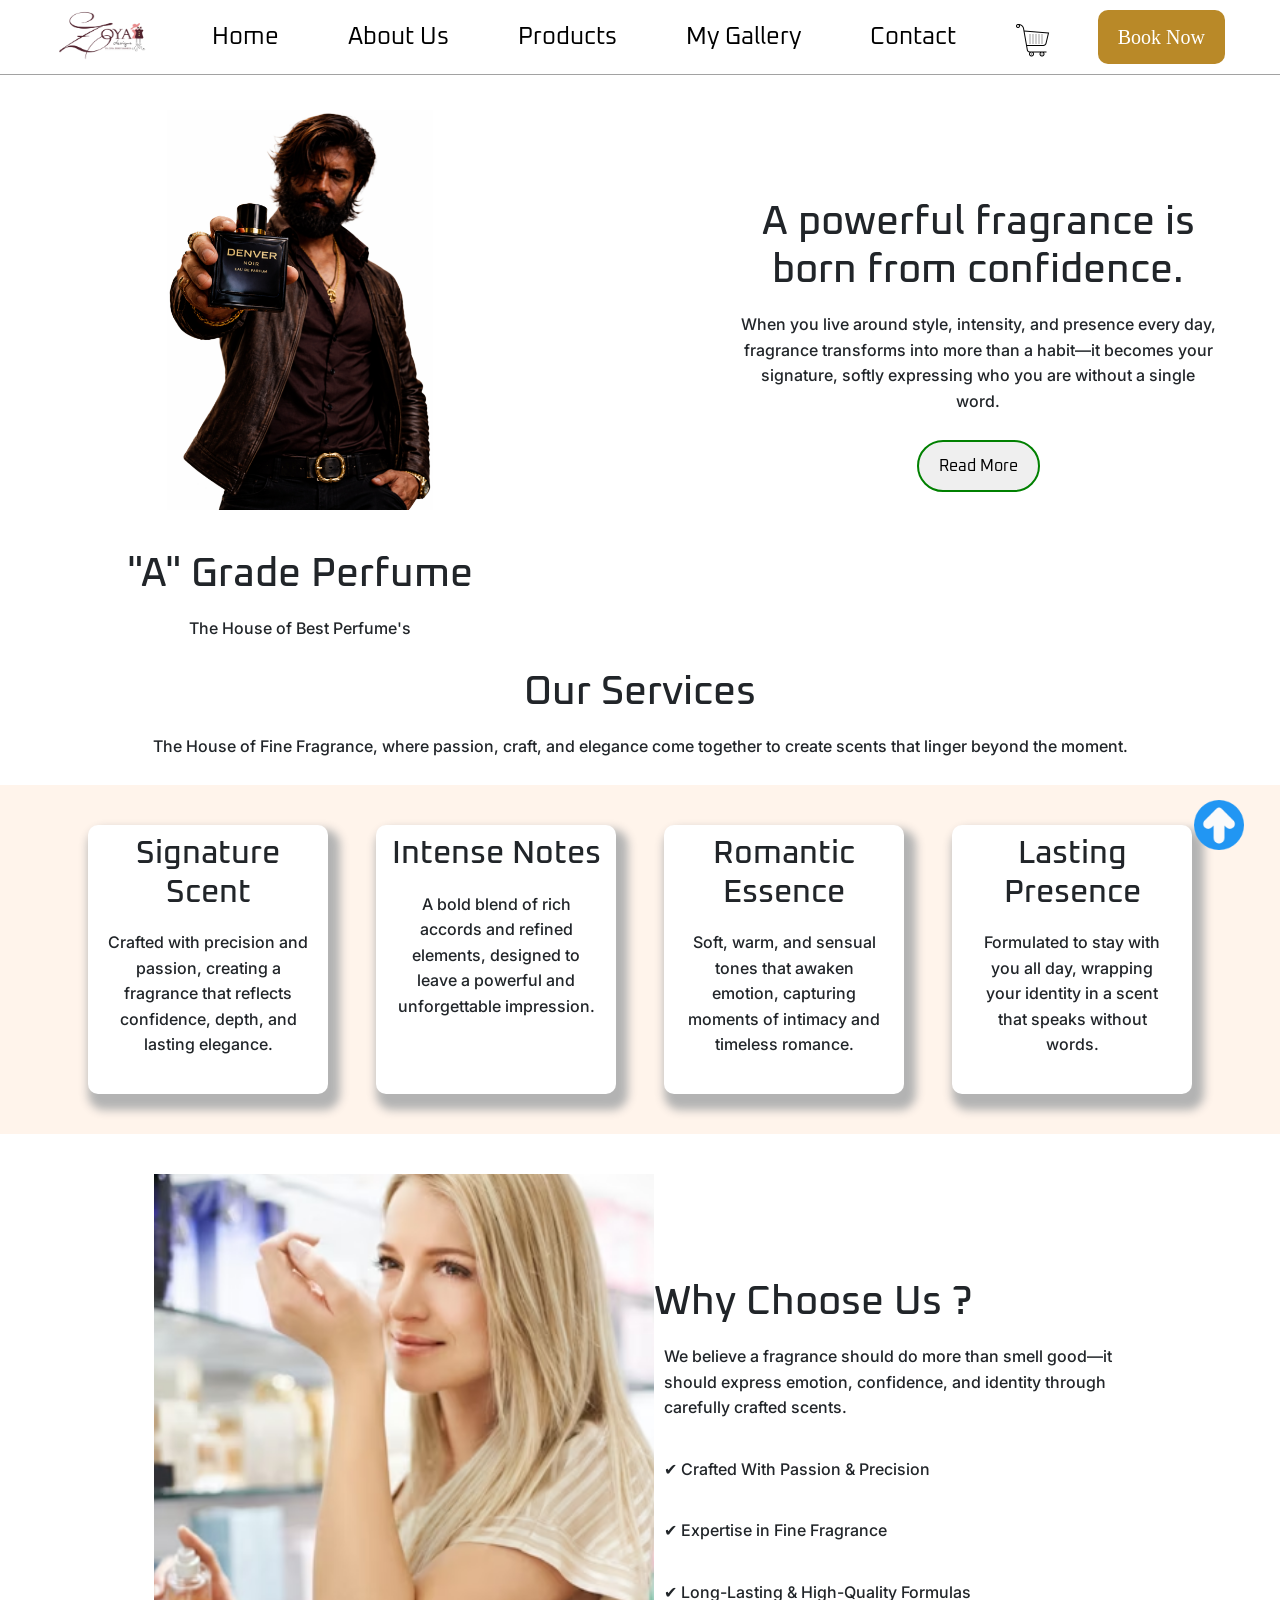
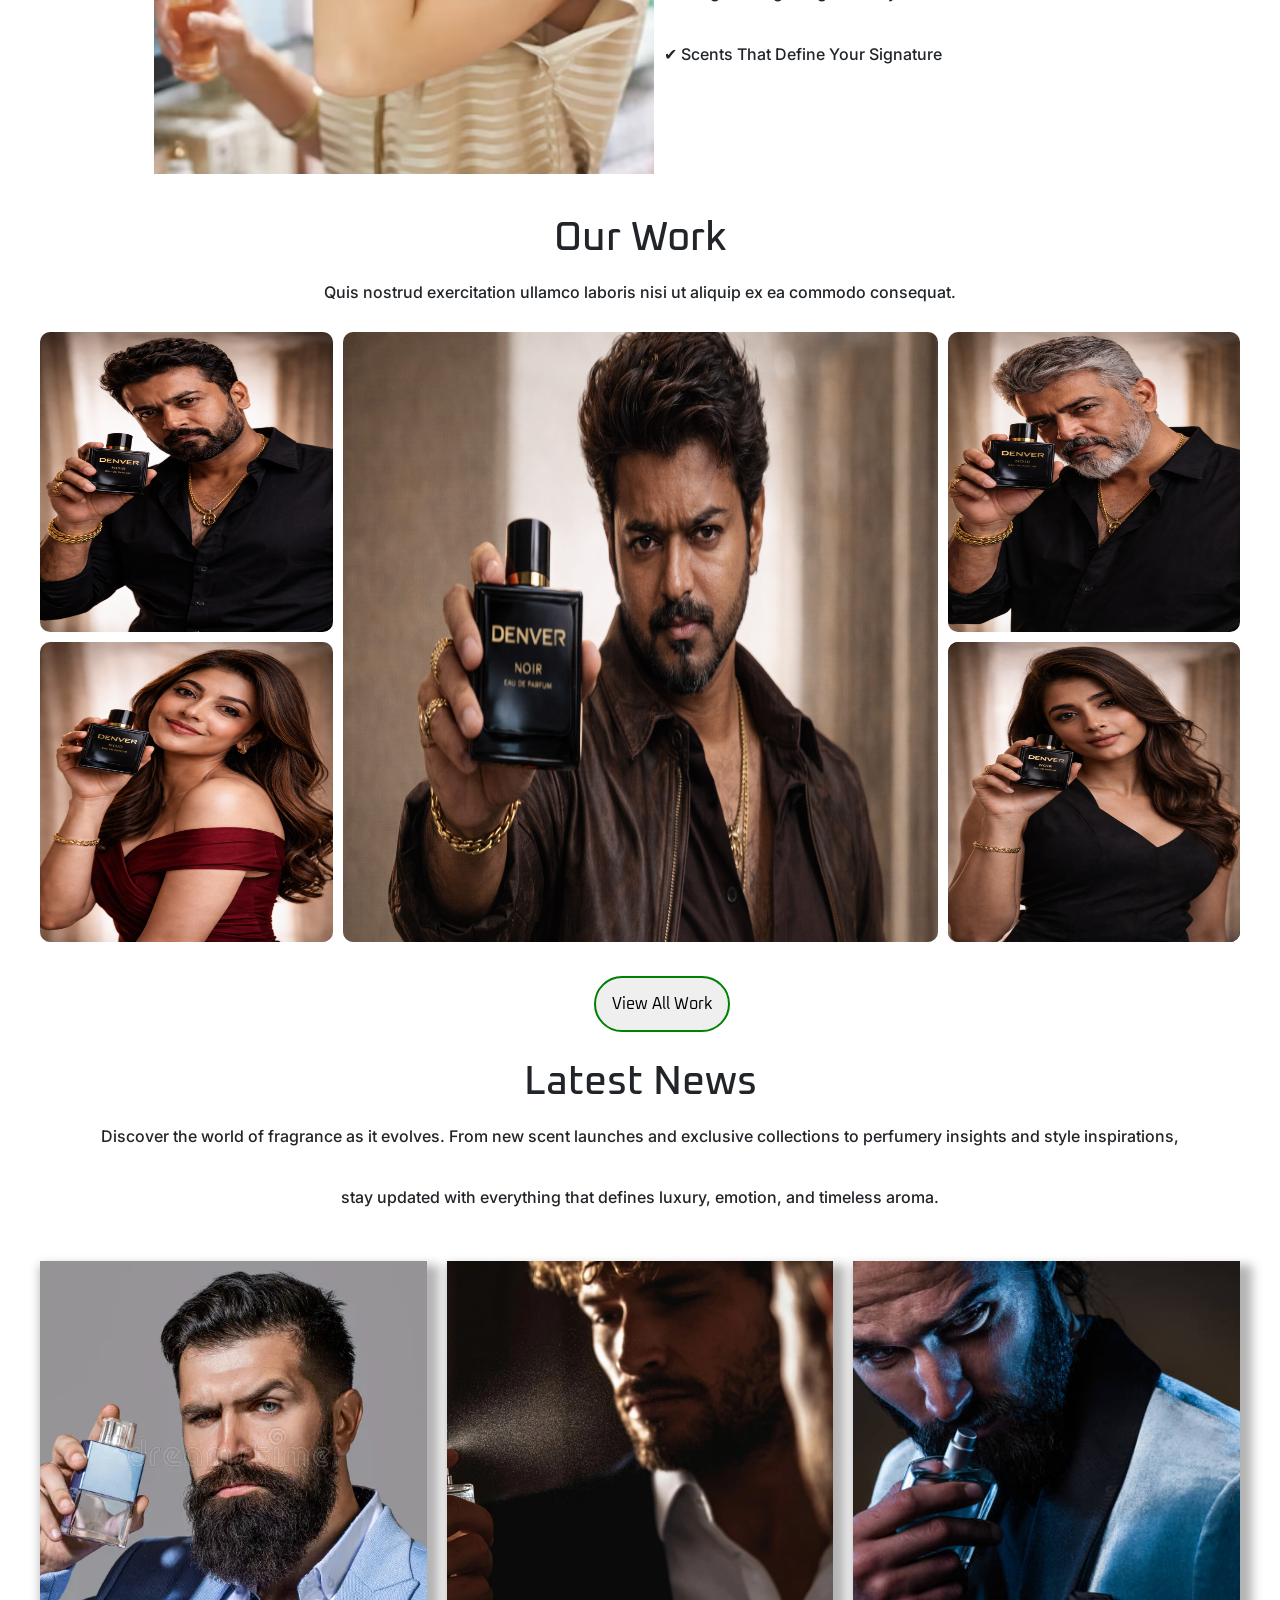
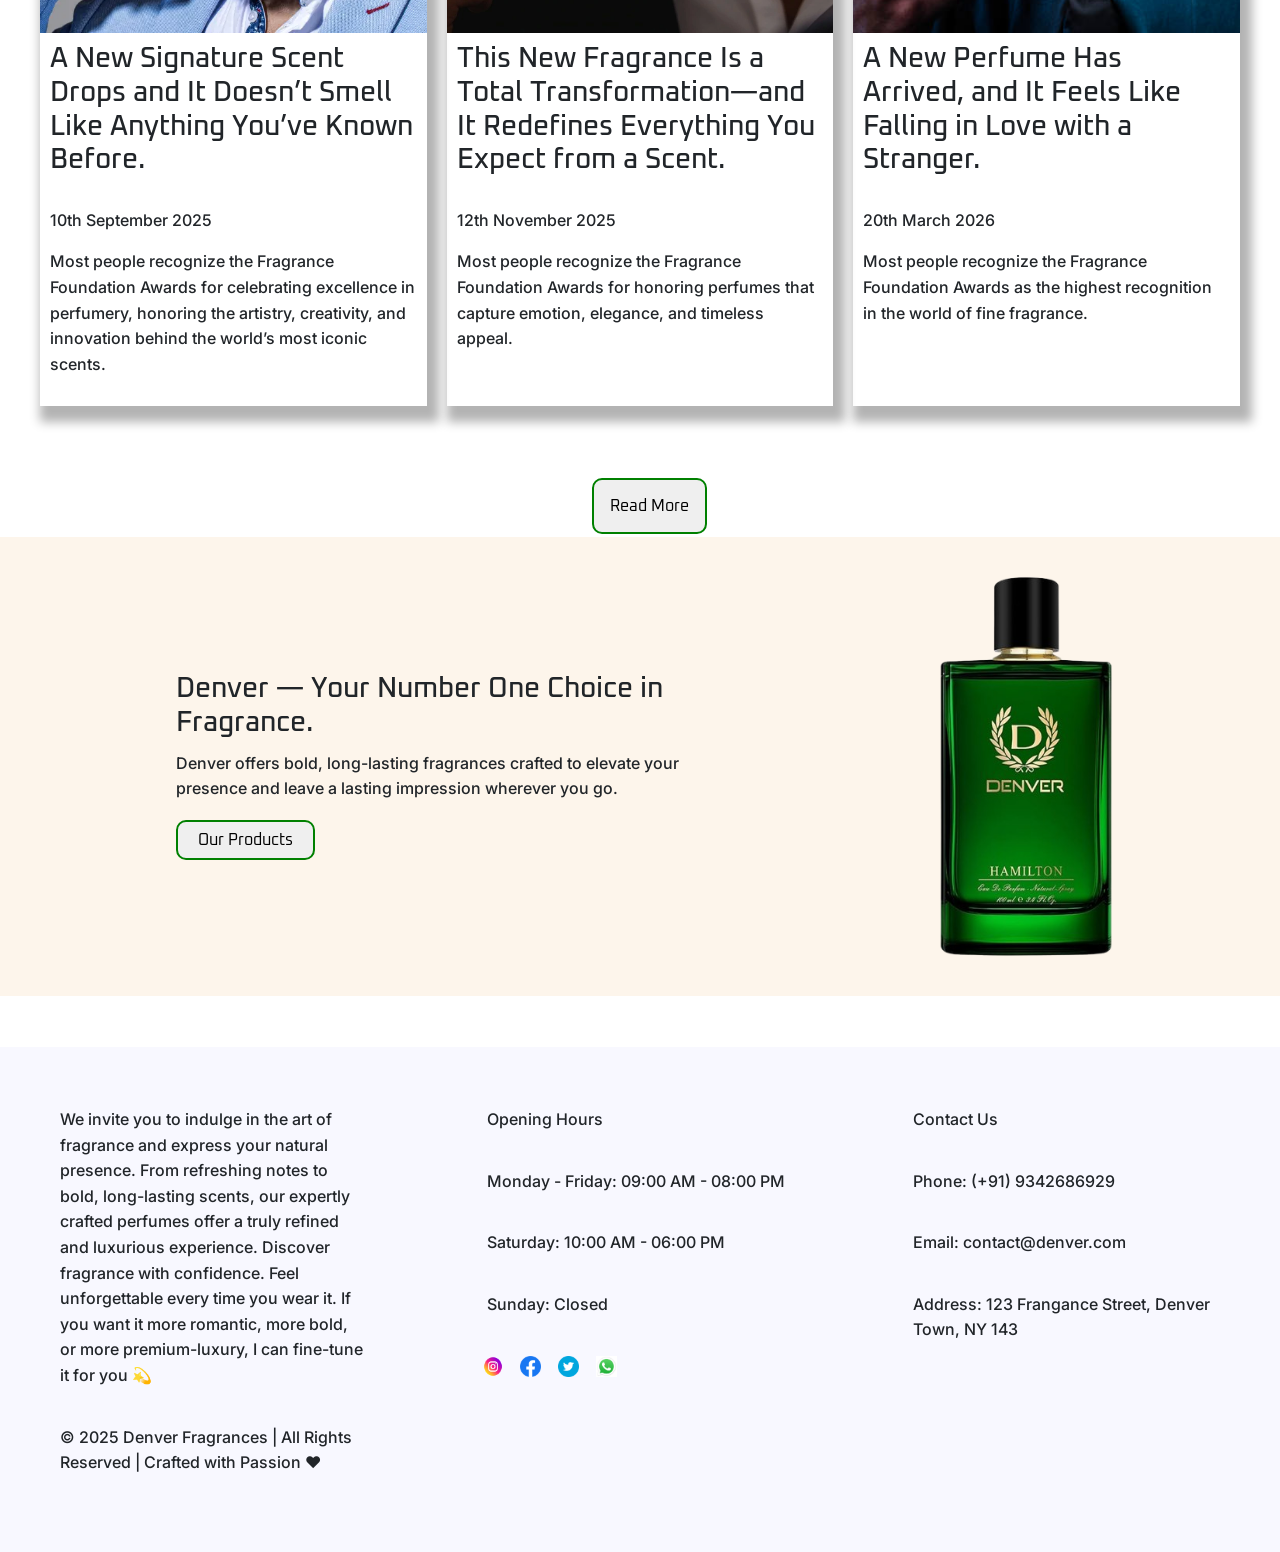
<file: index.html>
<!DOCTYPE html>
<html lang="en">
<head>
    <meta charset="UTF-8">
    <meta name="viewport" content="width=device-width, initial-scale=1.0">
    <title>Index Page</title>
    <link rel="stylesheet" href="whole.css">
    <link href="https://cdn.jsdelivr.net/npm/bootstrap@5.3.8/dist/css/bootstrap.min.css" rel="stylesheet" integrity="sha384-sRIl4kxILFvY47J16cr9ZwB07vP4J8+LH7qKQnuqkuIAvNWLzeN8tE5YBujZqJLB" crossorigin="anonymous">
    <link href="https://fonts.googleapis.com/css2?family=Oxanium:wght@600;700;800&family=Inter:wght@400;500&display=swap" rel="stylesheet">
</head>
<body id="up">

    <div>   
        <header>
            <nav>
                <div class="nav-bar">
                    <img src="images/Logo.jpeg" alt="Logo" class="logo">
                    <a href="index.html">Home</a>
                    <a href="aboutus.html">About Us</a>
                    <a href="Products.html">Products</a>    
                    <a href="mygallery.html">My Gallery</a>
                    <a href="contact.html">Contact</a> 
                    <img src="images/cart.png" alt="" class="cart-icon">
                    <button class="navbar-button">Book Now</button>
                </div>
            </nav>
        </header>
    </div>

    <div class="carousel">
        <div>
            <img src="images/main_image2.png" alt="" class="main_image">
            <div class="carousel-content">
                <h1>"A" Grade Perfume</h1>
                <p>The House of Best Perfume's</p>
            </div>
        </div>
        <div class="carousel-content2">
            <h1>A powerful fragrance is born from confidence.</h1>
            <p>When you live around style, intensity, and presence every day, fragrance transforms into more than a habit—it becomes your signature, softly expressing who you are without a single word.</p>
            <a href="aboutus.html"><button class="carousel-button">Read More</button></a>
        </div>
    </div>

    <div>
        <div class="oursevices-heading">
            <h1>Our Services</h1>
            <p>The House of Fine Fragrance, where passion, craft, and elegance come together to create scents that linger beyond the moment.</p>
        </div>
        <div class="oursevices-content-flex">
            <div class="oursevices-content">
                <h2>Signature Scent</h2>
                <p>Crafted with precision and passion, creating a fragrance that reflects confidence, depth, and lasting elegance.</p>
            </div>
            <div class="oursevices-content2">
                <h2>Intense Notes</h2>
                <p>A bold blend of rich accords and refined elements, designed to leave a powerful and unforgettable impression.</p>
            </div>
            <div class="oursevices-content">
                <h2>Romantic Essence</h2>
                <p>Soft, warm, and sensual tones that awaken emotion, capturing moments of intimacy and timeless romance.</p>
            </div>
            <div class="oursevices-content2">
                <h2>Lasting Presence</h2>
                <p>Formulated to stay with you all day, wrapping your identity in a scent that speaks without words.</p>
            </div>
        </div>
    </div>

    <div class="whychooseus">
        <div class="whychooseus-box">
            <img src="images/image2.avif" class="whychooseus-img" alt="">
        </div>

        <div class="whychooseus-text">
            <h1>Why Choose Us ?</h1>
            <p>We believe a fragrance should do more than smell good—it should express emotion, confidence, and identity through carefully crafted scents.</p>
            <p>✔ Crafted With Passion & Precision</p>
            <p>✔ Expertise in Fine Fragrance</p>
            <p>✔ Long-Lasting & High-Quality Formulas</p>
            <p>✔ Scents That Define Your Signature</p>
        </div>
    </div>

    <div class="ourwork">
        <h1>Our Work</h1>
        <p>Quis nostrud exercitation ullamco laboris nisi ut aliquip ex ea commodo consequat.</p>
    </div>

    <div class="whole">
    <div class="gallery1">
        <div class="item item1">
            <img src="images/Suriya1.png" alt="">
        </div>

        <div class="item item2">
            <img src="images/Vijay1.png" alt="">
        </div>

        <div class="item item3">
            <img src="images/Ajith1.png" alt="">
        </div>

        <div class="item item4">
            <img src="images/Suriya1.png" alt="">
        </div>

        <div class="item item5">
            <img src="images/Pooja1.png" alt="">
        </div>

        <div class="item item6">
            <img src="images/Kajal1.png" alt="">
        </div>
            
    <a href="mygallery.html"><button class="item-down">View All Work</button></a>

    </div>
    </div>


    <div class="our-experts">
        <h1>Latest News</h1>
        <p>Discover the world of fragrance as it evolves. From new scent launches and exclusive collections to perfumery insights and style inspirations,</p>
        <p>stay updated with everything that defines luxury, emotion, and timeless aroma.</p>
    </div>

    <div class="latest-items-list">
        <div class="latest-items">
            <img src="images/latest1.webp" alt="">
            <h3>A New Signature Scent Drops and It Doesn’t Smell Like Anything You’ve Known Before.</h3>
            <p>10th September 2025</p>
            <p>Most people recognize the Fragrance Foundation Awards for celebrating excellence in perfumery, honoring the artistry, creativity, and innovation behind the world’s most iconic scents.</p>
        </div>
        <div class="latest-items">
            <img src="images/latest4.webp" alt="">
            <h3>This New Fragrance Is a Total Transformation—and It Redefines Everything You Expect from a Scent.</h3>
            <p>12th November 2025</p>
            <p>Most people recognize the Fragrance Foundation Awards for honoring perfumes that capture emotion, elegance, and timeless appeal.</p>
        </div>
        <div class="latest-items">
            <img src="images/lasest3.jpg" alt="">
            <h3>A New Perfume Has Arrived, and It Feels Like Falling in Love with a Stranger.</h3>
            <p>20th March 2026</p>
            <p>Most people recognize the Fragrance Foundation Awards as the highest recognition in the world of fine fragrance.</p>
        </div>
        <div>
            <button class="latest-items-button">Read More</button>
        </div>
    </div>

    <div class="numberone">
        <div class="numberone-text">
            <h3>Denver — Your Number One Choice in Fragrance.</h3>
            <p>Denver offers bold, long-lasting fragrances crafted to elevate your presence and leave a lasting impression wherever you go.</p>
            <a href="Products.html"><button class="ourproducts-button">Our Products</button></a>
        </div>
        <div>
            <img src="images/image3.png" alt="">
        </div>
    </div>

    <footer class="footer">
        <div class="footer-text">
            <p>We invite you to indulge in the art of fragrance and express your natural presence.
                From refreshing notes to bold, long-lasting scents, our expertly crafted perfumes offer a truly refined and luxurious experience.
                Discover fragrance with confidence. Feel unforgettable every time you wear it.
                If you want it more romantic, more bold, or more premium-luxury, I can fine-tune it for you 💫</p>
            <p>© 2025 Denver Fragrances | All Rights Reserved | Crafted with Passion ❤️</p>
        </div>
        <div class="footer-text">
            <p>Opening Hours</p>
            <p>Monday - Friday: 09:00 AM - 08:00 PM</p>
            <p>Saturday: 10:00 AM - 06:00 PM</p>
            <p>Sunday: Closed</p>
            <div class="footer-socialmedia">
                <img src="images/instagram.png" alt="">
                <img src="images/facebook.png" alt="">
                <img src="images/twitter.png" alt="">
                <img src="images/Whatsapp.jpeg" alt="">
            </div>
        </div>
        <div class="footer-text">
            <p>Contact Us</p>
            <p>Phone: (+91) 9342686929</p>
            <p>Email: contact@denver.com</p>
            <p>Address: 123 Frangance Street, Denver Town, NY 143</p>
        </div>
    </footer>

    <a href="#up"><img src="images/up-arrow-2.png" alt="" class="up-arrow"></a>

</body>
</html>
</file>
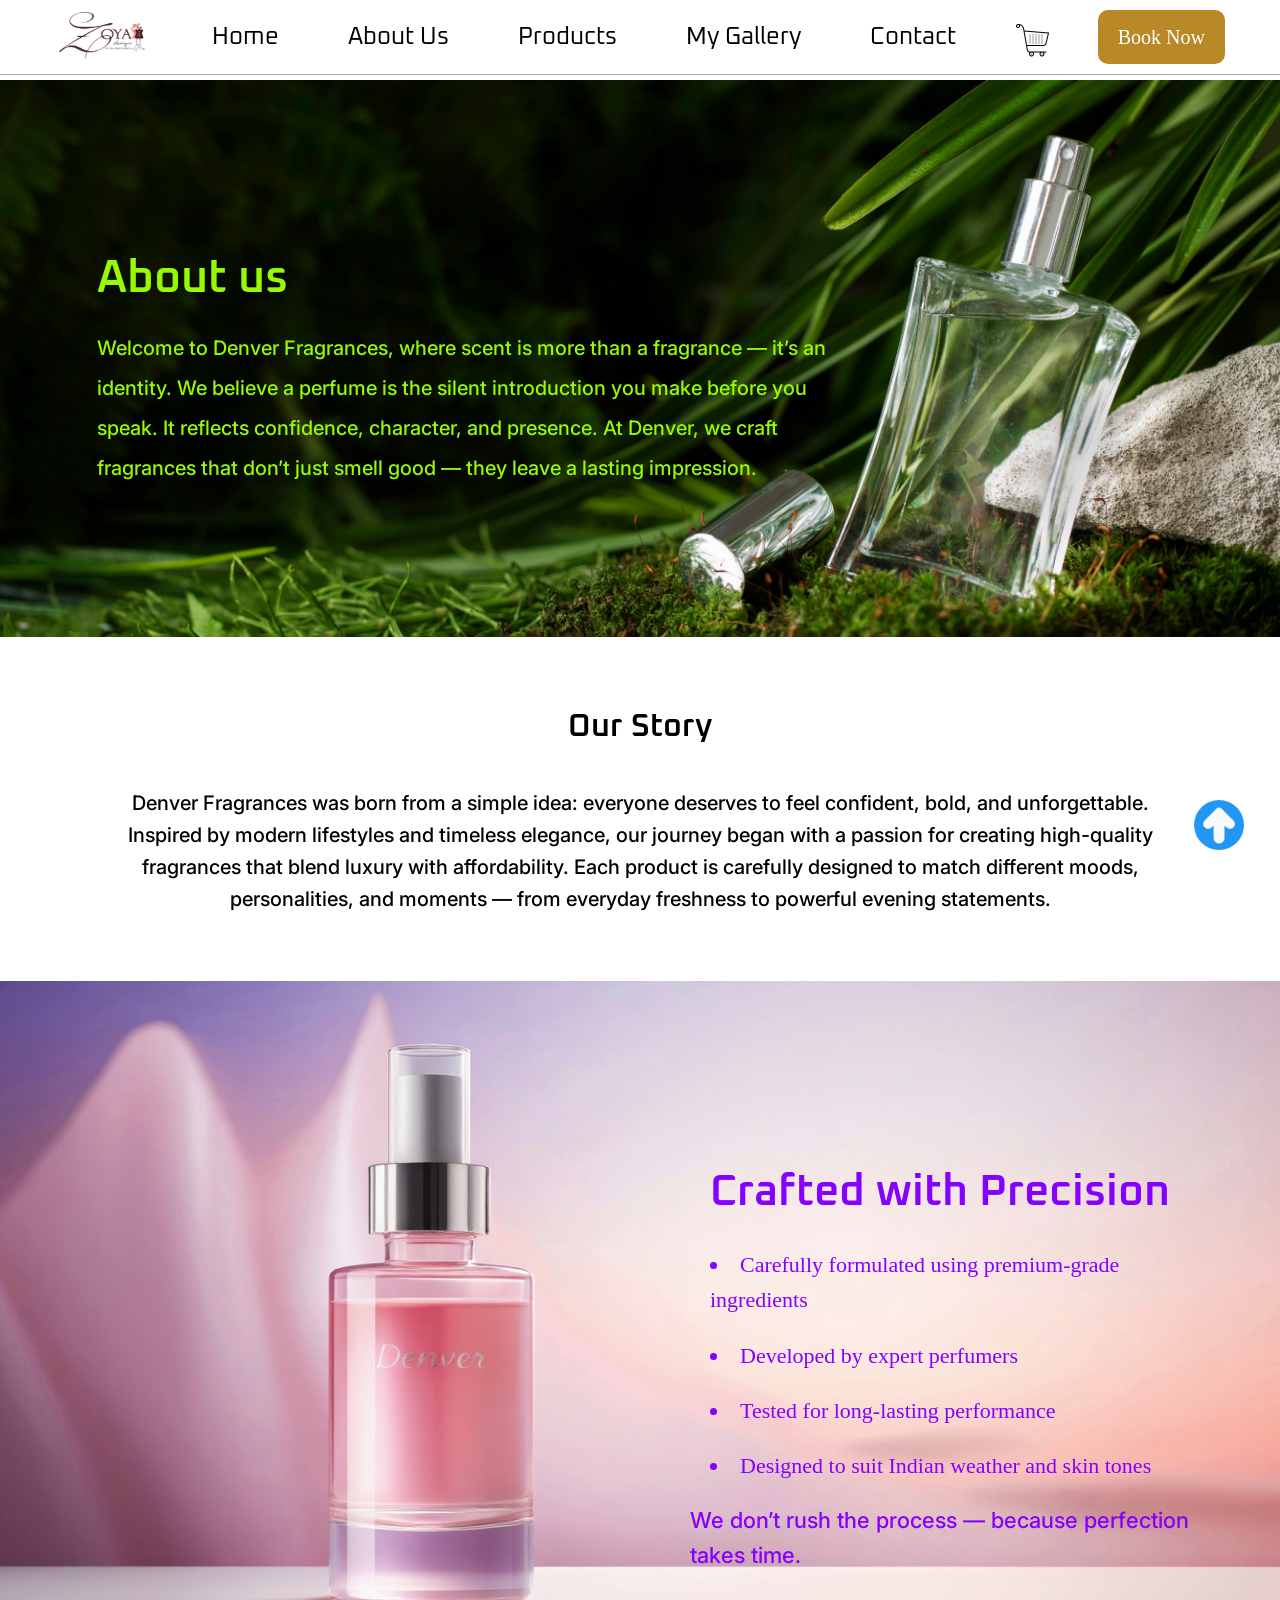
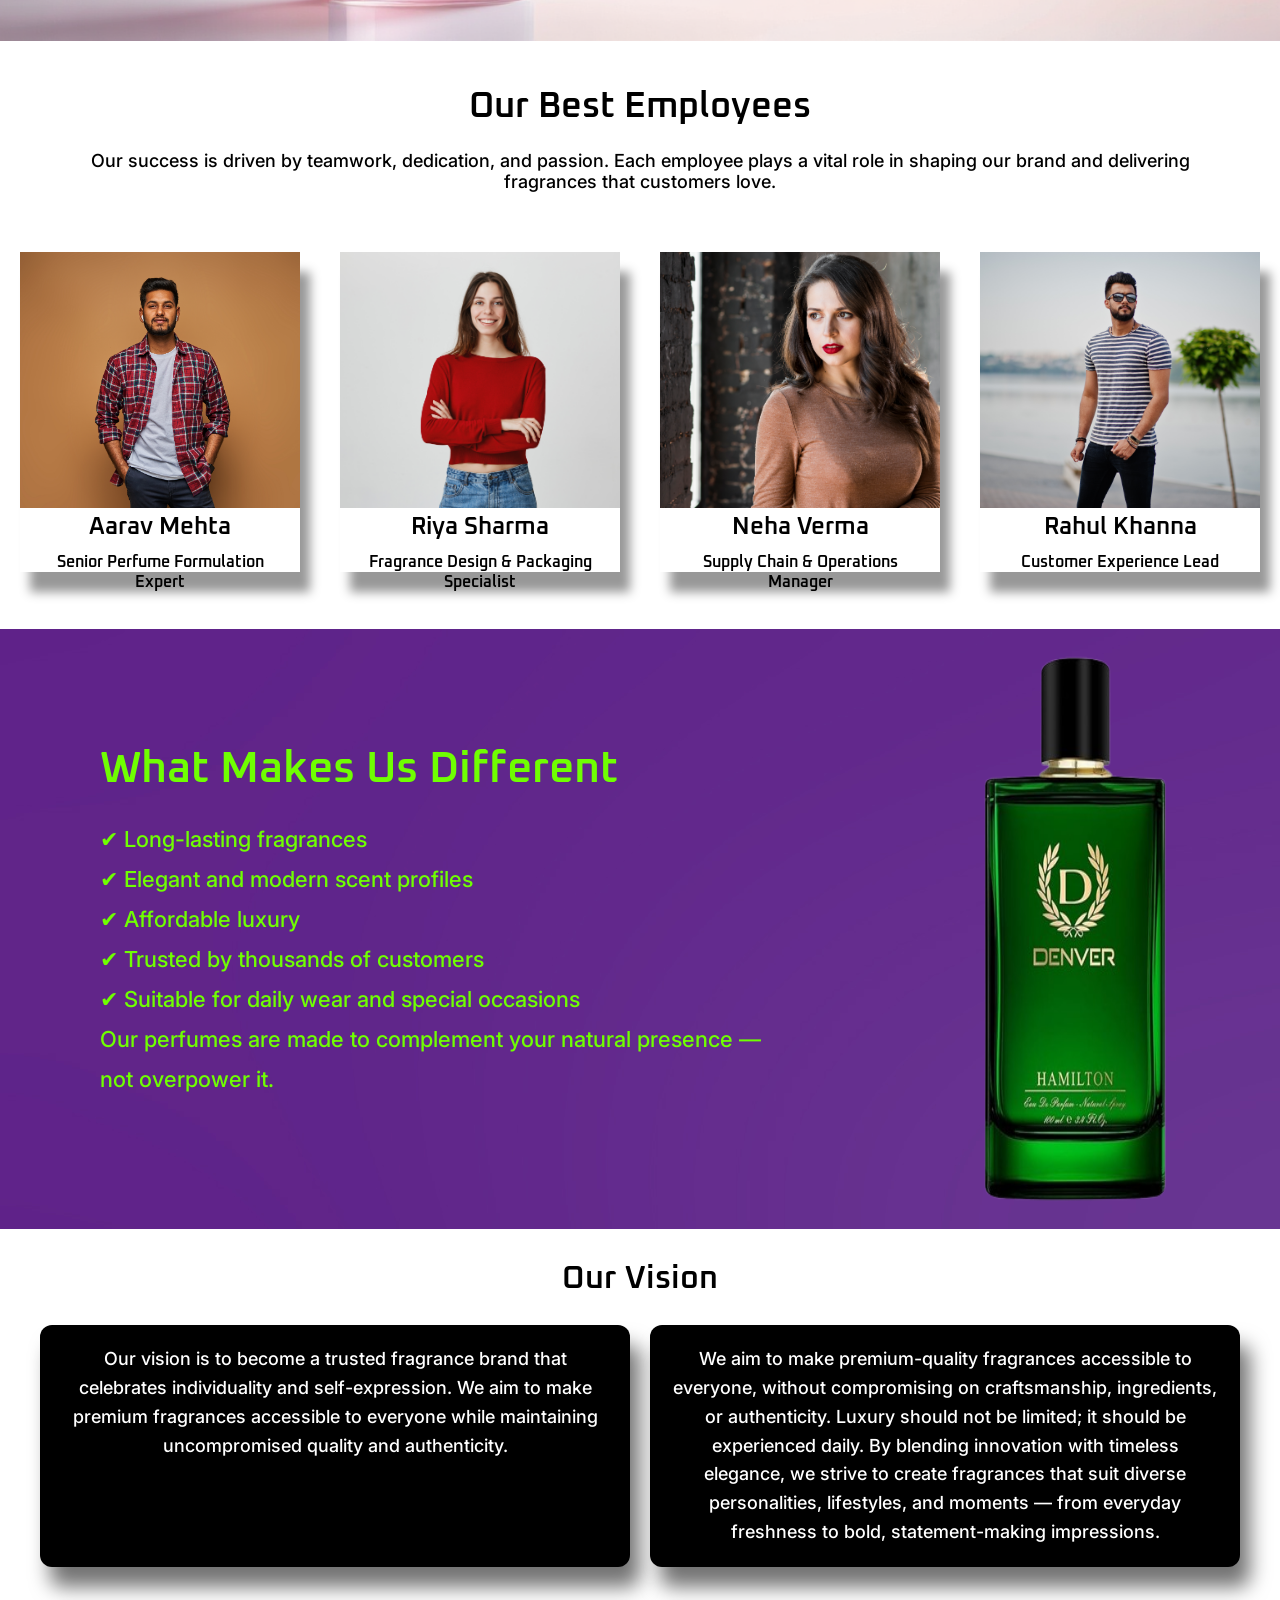
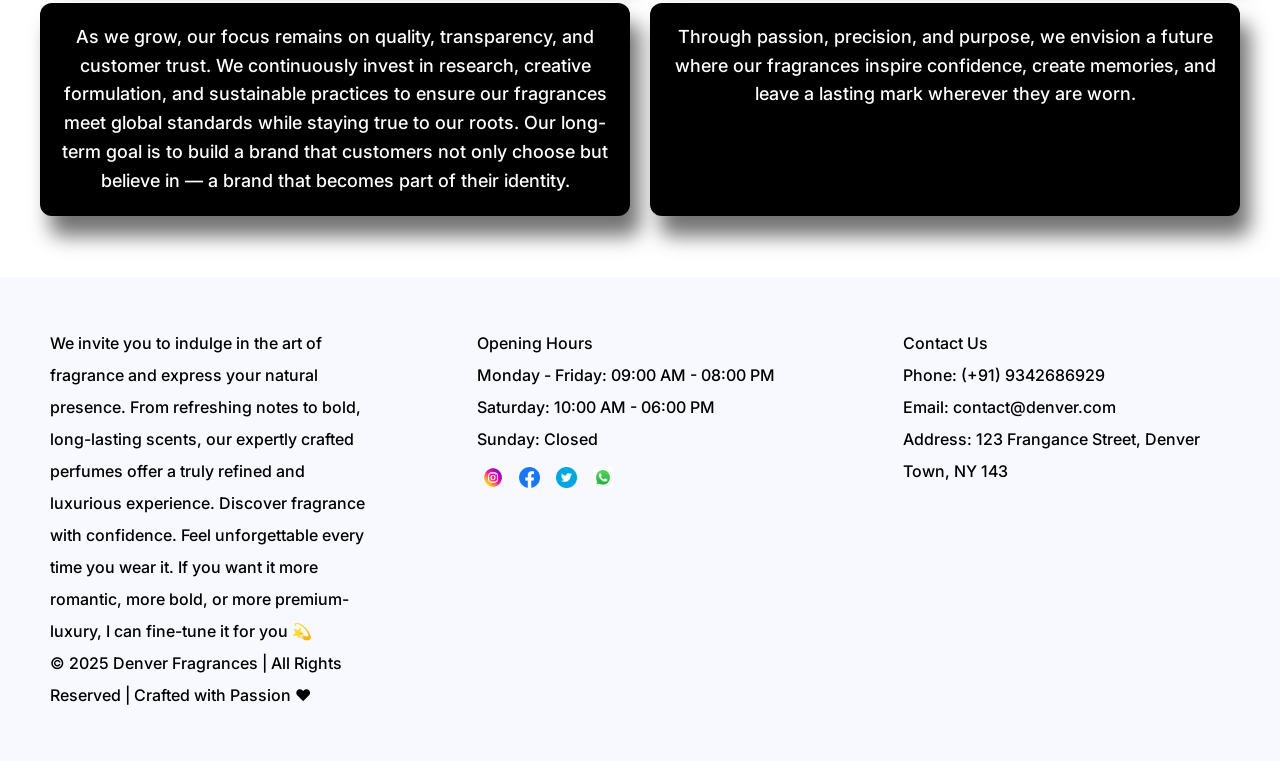
<file: aboutus.html>
<!DOCTYPE html>
<html lang="en">
<head>
    <meta charset="UTF-8">
    <meta name="viewport" content="width=device-width, initial-scale=1.0">
    <title>About Us Page</title>
    <link rel="stylesheet" href="aboutus.css">
<link href="https://fonts.googleapis.com/css2?family=Oxanium:wght@600;700;800&family=Inter:wght@400;500&display=swap" rel="stylesheet">
</head>
<body id="up">
    <div>   
        <header>
            <nav>
                <div class="nav-bar">
                    <img src="images/Logo.jpeg" alt="Logo" class="logo">
                    <a href="index.html">Home</a>
                    <a href="aboutus.html">About Us</a>
                    <a href="Products.html">Products</a>    
                    <a href="mygallery.html">My Gallery</a>
                    <a href="contact.html">Contact</a> 
                    <img src="images/cart.png" alt="" class="cart-icon">
                    <button class="navbar-button">Book Now</button>
                </div>
            </nav>
        </header>
    </div>

    <div class="aboutus">
    <img src="images/banner1.jpg" alt="" class="banner1">
    <div class="aboutus-text">
        <h1>About us</h1>
        <p>Welcome to Denver Fragrances, where scent is more than a fragrance — it’s an identity.
            We believe a perfume is the silent introduction you make before you speak. 
            It reflects confidence, character, and presence. 
            At Denver, we craft fragrances that don’t just smell good — they leave a lasting impression.</p>
    </div>
    </div>

    <div class="story">
        <h1>Our Story</h1>
        <p>Denver Fragrances was born from a simple idea:
            everyone deserves to feel confident, bold, and unforgettable.
            Inspired by modern lifestyles and timeless elegance, 
            our journey began with a passion for creating high-quality fragrances that blend luxury with affordability. 
            Each product is carefully designed to match different moods, personalities, 
            and moments — from everyday freshness to powerful evening statements.</p>
    </div>

    <div class="crafted">
    <img src="images/banner5.png" alt="" class="banner2">
    <div class="crafted-text">
        <h1>Crafted with Precision</h1>
            <li>Carefully formulated using premium-grade ingredients</li>
            <li>Developed by expert perfumers</li>
            <li>Tested for long-lasting performance</li>
            <li>Designed to suit Indian weather and skin tones</li>
            <p>We don’t rush the process — because perfection takes time.</p>
    </div>
    </div>

    <div>
        <div class="employee-head">
        <h1>Our Best Employees</h1>
        <p>Our success is driven by teamwork, dedication, and passion. 
        Each employee plays a vital role in shaping our brand and delivering fragrances that customers love.</p>
        </div>
        <div class="employee">
            <div class="employee-card">
                <img src="images/employee1.jpg" alt="" id="employee-img">
                <h2>Aarav Mehta</h2>
                <h4>Senior Perfume Formulation Expert</h4>
            </div>
            <div class="employee-card">
                <img src="images/employee3.jpg" alt="" id="employee-img">
                <h2>Riya Sharma</h2>
                <h4>Fragrance Design & Packaging Specialist</h4>
            </div>
            <div class="employee-card">
                <img src="images/employee4.jpg" alt="" id="employee-img">
                <h2>Neha Verma</h2>
                <h4>Supply Chain & Operations Manager</h4>
            </div>
            <div class="employee-card">
                <img src="images/employee2.jpg" alt="" id="employee-img">
                <h2>Rahul Khanna</h2>
                <h4>Customer Experience Lead</h4>
            </div>
        </div>
    </div>

    <div class="different-whole">
    <div class="different">
        <h1>What Makes Us Different</h1>
        <p>✔ Long-lasting fragrances</p>
        <p>✔ Elegant and modern scent profiles</p>
        <p>✔ Affordable luxury</p>
        <p>✔ Trusted by thousands of customers</p>
        <p>✔ Suitable for daily wear and special occasions</p>
        <p>Our perfumes are made to complement your natural presence — not overpower it.</p>
    </div>
    <div>
        <img src="images/image3.png" alt="">
    </div>
    </div>

    <div class="ourvision">
        <h1>Our Vision</h1>
        <div class="ourvision-display">
        <div class="ourvision-card">
            <p>Our vision is to become a trusted fragrance brand that celebrates individuality and self-expression. 
                We aim to make premium fragrances accessible to everyone while maintaining uncompromised quality and authenticity.</p>
        </div>
        <div class="ourvision-card">
            <p>We aim to make premium-quality fragrances accessible to everyone, without compromising on craftsmanship, 
                ingredients, or authenticity. Luxury should not be limited; it should be experienced daily. 
                By blending innovation with timeless elegance, we strive to create fragrances that suit diverse personalities, lifestyles, 
                and moments — from everyday freshness to bold, statement-making impressions.</p>
        </div>
        <div class="ourvision-card">
            <p>As we grow, our focus remains on quality, transparency, and customer trust. 
                We continuously invest in research, creative formulation, and sustainable practices to ensure our fragrances meet global standards while staying true to our roots. 
                Our long-term goal is to build a brand that customers not only choose but believe in — a brand that becomes part of their identity.</p>
        </div>
        <div class="ourvision-card">
            <p>Through passion, precision, and purpose, we envision a future where our fragrances inspire confidence, create memories, and leave a lasting mark wherever they are worn.</p>
        </div>
        </div>
    </div>

    <footer class="footer">
        <div class="footer-text">
            <p>We invite you to indulge in the art of fragrance and express your natural presence.
                From refreshing notes to bold, long-lasting scents, our expertly crafted perfumes offer a truly refined and luxurious experience.
                Discover fragrance with confidence. Feel unforgettable every time you wear it.
                If you want it more romantic, more bold, or more premium-luxury, I can fine-tune it for you 💫</p>
            <p>© 2025 Denver Fragrances | All Rights Reserved | Crafted with Passion ❤️</p>
        </div>
        <div class="footer-text">
            <p>Opening Hours</p>
            <p>Monday - Friday: 09:00 AM - 08:00 PM</p>
            <p>Saturday: 10:00 AM - 06:00 PM</p>
            <p>Sunday: Closed</p>
            <div class="footer-socialmedia">
                <img src="images/instagram.png" alt="">
                <img src="images/facebook.png" alt="">
                <img src="images/twitter.png" alt="">
                <img src="images/Whatsapp.jpeg" alt="">
            </div>
        </div>
        <div class="footer-text">
            <p>Contact Us</p>
            <p>Phone: (+91) 9342686929</p>
            <p>Email: contact@denver.com</p>
            <p>Address: 123 Frangance Street, Denver Town, NY 143</p>
        </div>
    </footer>

    <a href="#up"><img src="images/up-arrow-2.png" alt="" class="up-arrow"></a>
    
</body>
</html>
</file>
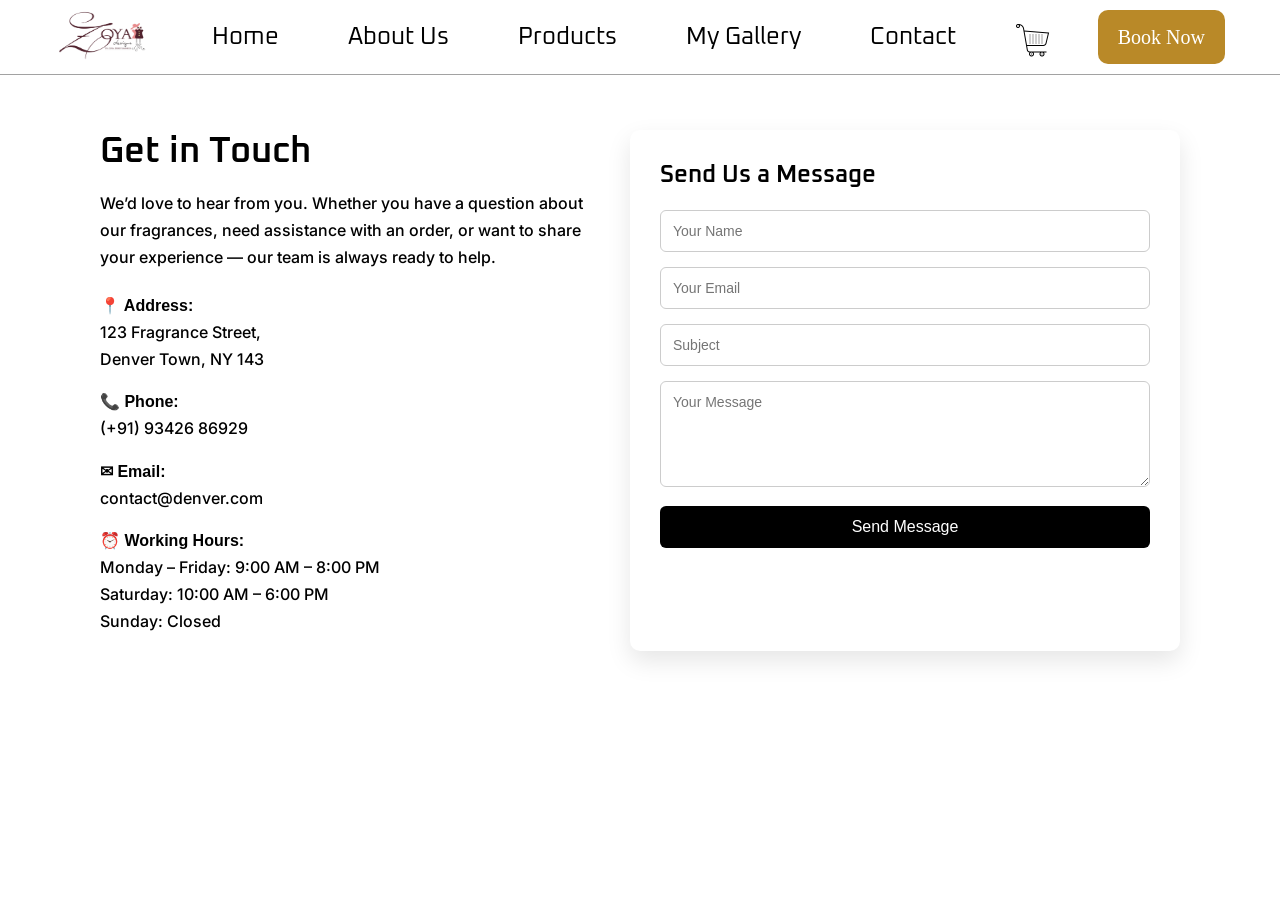
<file: contact.html>
<!DOCTYPE html>
<html lang="en">
<head>
    <meta charset="UTF-8">
    <meta name="viewport" content="width=device-width, initial-scale=1.0">
    <title>Contact Page</title>
    <link rel="stylesheet" href="contact.css">
<link href="https://fonts.googleapis.com/css2?family=Oxanium:wght@600;700;800&family=Inter:wght@400;500&display=swap" rel="stylesheet">

</head>
<body>
    <div>   
        <header>
            <nav>
                <div class="nav-bar">
                    <img src="images/Logo.jpeg" alt="Logo" class="logo">
                    <a href="index.html">Home</a>
                    <a href="aboutus.html">About Us</a>
                    <a href="Products.html">Products</a>    
                    <a href="mygallery.html">My Gallery</a>
                    <a href="contact.html">Contact</a> 
                    <img src="images/cart.png" alt="" class="cart-icon">
                    <button class="navbar-button">Book Now</button>
                </div>
            </nav>
        </header>
    </div>

    <section class="contact-section">

  <div class="contact-left">
    <h1>Get in Touch</h1>
    <p>
      We’d love to hear from you. Whether you have a question about our fragrances,
      need assistance with an order, or want to share your experience —
      our team is always ready to help.
    </p>

    <div class="contact-info">
      <p><strong>📍 Address:</strong><br>
        123 Fragrance Street,<br>
        Denver Town, NY 143
      </p>

      <p><strong>📞 Phone:</strong><br>
        (+91) 93426 86929
      </p>

      <p><strong>✉ Email:</strong><br>
        contact@denver.com
      </p>

      <p><strong>⏰ Working Hours:</strong><br>
        Monday – Friday: 9:00 AM – 8:00 PM<br>
        Saturday: 10:00 AM – 6:00 PM<br>
        Sunday: Closed
      </p>
    </div>
  </div>

  <div class="contact-right">
    <h2>Send Us a Message</h2>

    <form>
      <input type="text" placeholder="Your Name" required>
      <input type="email" placeholder="Your Email" required>
      <input type="text" placeholder="Subject">
      <textarea placeholder="Your Message" rows="5"></textarea>
      <button type="submit">Send Message</button>
    </form>
  </div>

</section>

</body>
</html>
</file>
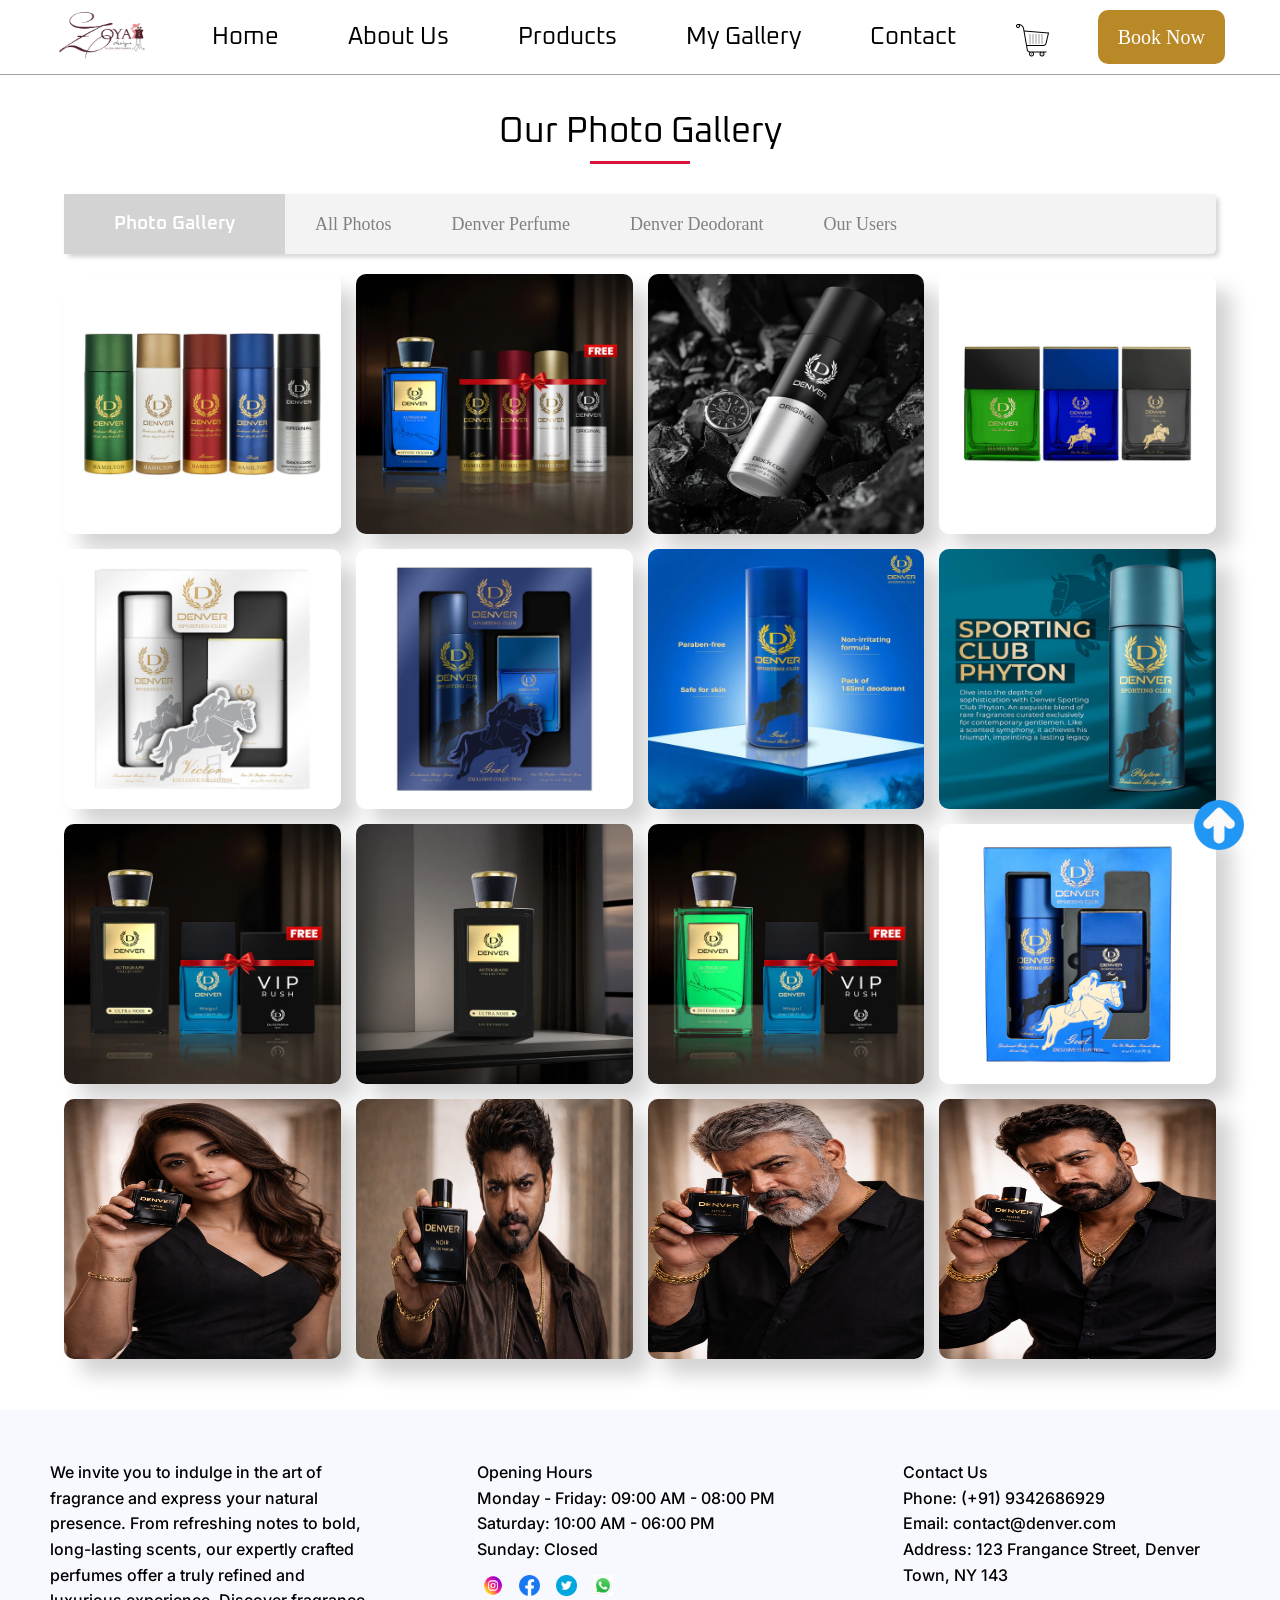
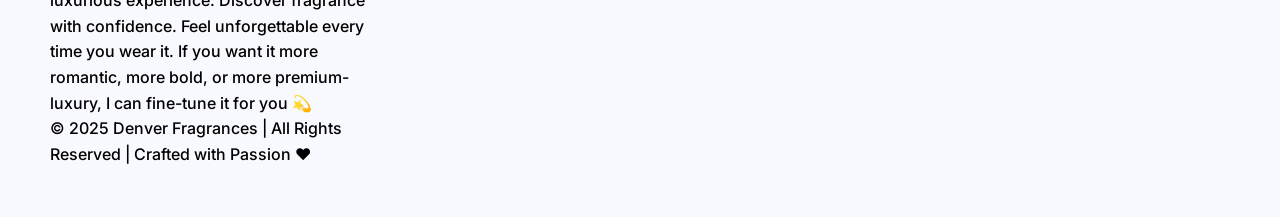
<file: mygallery.html>
<!DOCTYPE html>
<html lang="en">
<head>
    <meta charset="UTF-8">
    <meta name="viewport" content="width=device-width, initial-scale=1.0">
    <title>My Gallery Page</title>
    <link rel="stylesheet" href="gallery.css">
<link href="https://fonts.googleapis.com/css2?family=Oxanium:wght@600;700;800&family=Inter:wght@400;500&display=swap" rel="stylesheet">

</head>
<body id="up">

    <div>   
        <header>
            <nav>
                <div class="nav-bar">
                    <img src="images/Logo.jpeg" alt="Logo" class="logo">
                    <a href="index.html">Home</a>
                    <a href="aboutus.html">About Us</a>
                    <a href="Products.html">Products</a>    
                    <a href="mygallery.html">My Gallery</a>
                    <a href="contact.html">Contact</a> 
                    <img src="images/cart.png" alt="" class="cart-icon">
                    <button class="navbar-button">Book Now</button>
                </div>
            </nav>
        </header>
    </div>
    
    <input type="radio" name="photos" id="check1" checked>
    <input type="radio" name="photos" id="check2" >
    <input type="radio" name="photos" id="check3" >
    <input type="radio" name="photos" id="check4" >

    <div class="gallery-container">
    <h1>Our Photo Gallery</h1>

    <div class="top-content">
        <h3>Photo Gallery</h3>
        <label for="check1">All Photos</label>
        <label for="check2">Denver Perfume</label>
        <label for="check3">Denver Deodorant</label>
        <label for="check4">Our Users</label>
    </div>

    <div class="photo-gallery">
        <!-- Denver Perfume -->
        <div class="pic denverperfume"><img src="images/Product1.webp"></div>
        <div class="pic denverperfume"><img src="images/product2.webp"></div>
        <div class="pic denverperfume"><img src="images/product3.webp"></div>
        <div class="pic denverperfume"><img src="images/product9.webp"></div>
        <div class="pic denverperfume"><img src="images/product10.webp"></div>
        <div class="pic denverperfume"><img src="images/prodcut11.webp"></div>
        <!-- Denver Deodorant -->
        <div class="pic denverdeodrant"><img src="images/product4.webp"></div>
        <div class="pic denverdeodrant"><img src="images/product5.webp"></div>
        <div class="pic denverdeodrant"><img src="images/product6.webp"></div>
        <div class="pic denverdeodrant"><img src="images/product7.webp"></div>
        <div class="pic denverdeodrant"><img src="images/product8.webp"></div>
        <div class="pic denverdeodrant"><img src="images/product12.webp"></div>
        <!-- Our users -->
        <div class="pic ourusers"><img src="images/Pooja1.png"></div>
        <div class="pic ourusers"><img src="images/Vijay1.png"></div>
        <div class="pic ourusers"><img src="images/Ajith1.png"></div>
        <div class="pic ourusers"><img src="images/Suriya1.png"></div>
    </div>
</div>

<footer class="footer">
        <div class="footer-text">
            <p>We invite you to indulge in the art of fragrance and express your natural presence.
                From refreshing notes to bold, long-lasting scents, our expertly crafted perfumes offer a truly refined and luxurious experience.
                Discover fragrance with confidence. Feel unforgettable every time you wear it.
                If you want it more romantic, more bold, or more premium-luxury, I can fine-tune it for you 💫</p>
            <p>© 2025 Denver Fragrances | All Rights Reserved | Crafted with Passion ❤️</p>
        </div>
        <div class="footer-text">
            <p>Opening Hours</p>
            <p>Monday - Friday: 09:00 AM - 08:00 PM</p>
            <p>Saturday: 10:00 AM - 06:00 PM</p>
            <p>Sunday: Closed</p>
            <div class="footer-socialmedia">
                <img src="images/instagram.png" alt="">
                <img src="images/facebook.png" alt="">
                <img src="images/twitter.png" alt="">
                <img src="images/Whatsapp.jpeg" alt="">
            </div>
        </div>
        <div class="footer-text">
            <p>Contact Us</p>
            <p>Phone: (+91) 9342686929</p>
            <p>Email: contact@denver.com</p>
            <p>Address: 123 Frangance Street, Denver Town, NY 143</p>
        </div>
    </footer>

    <a href="#up"><img src="images/up-arrow-2.png" alt="" class="up-arrow"></a>

</body>
</html>
</file>
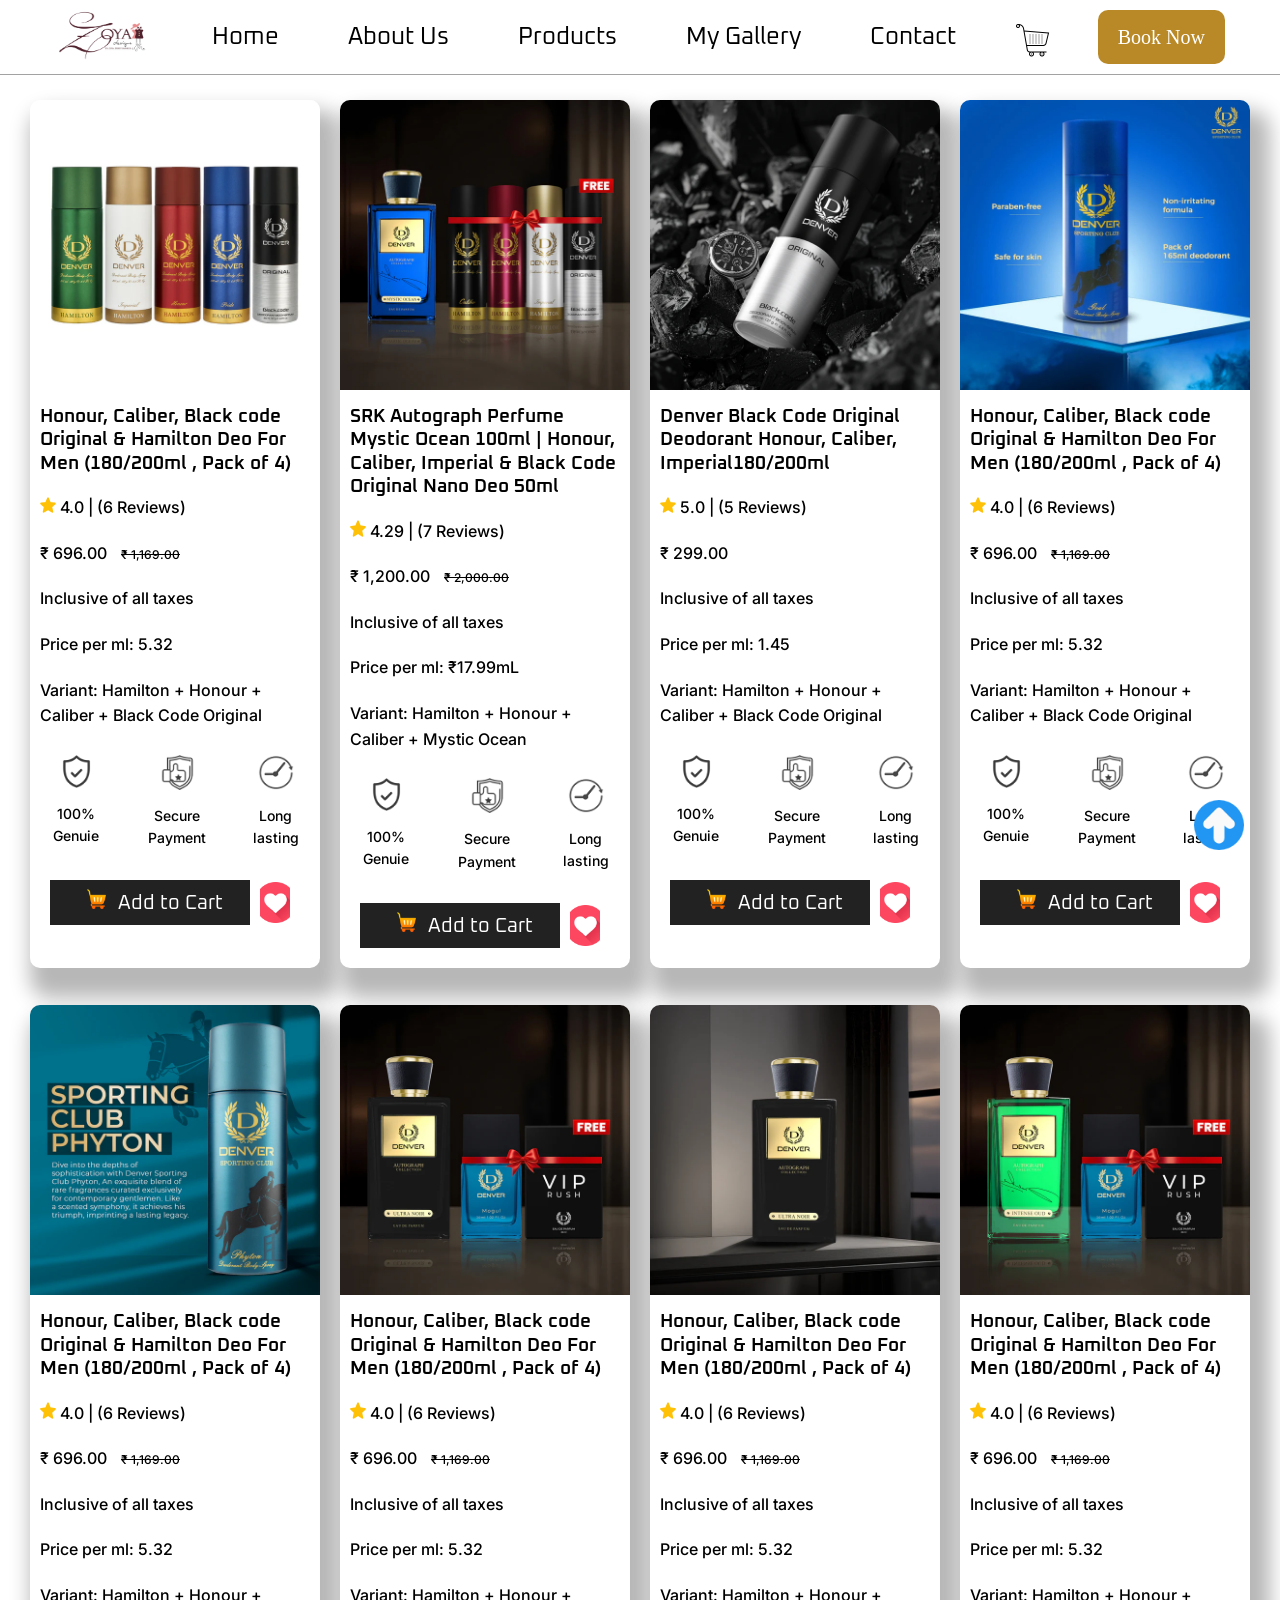
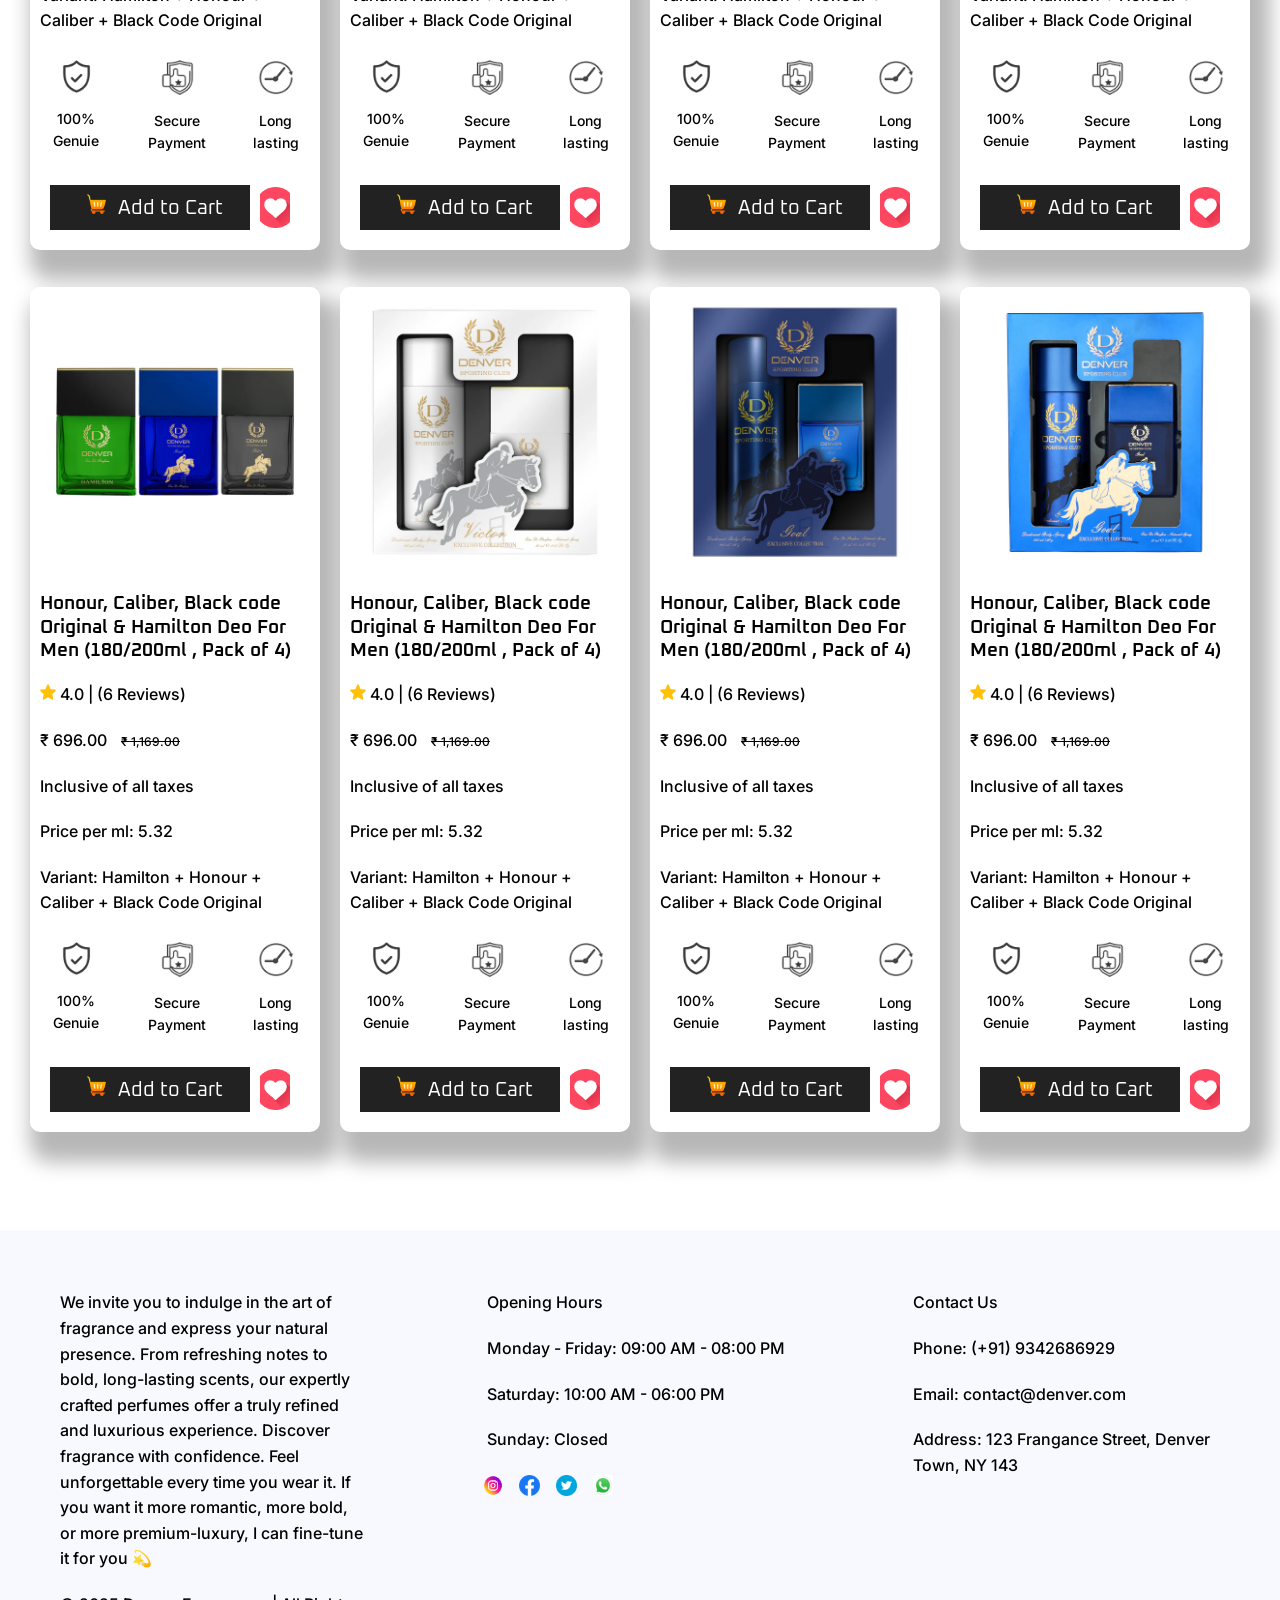
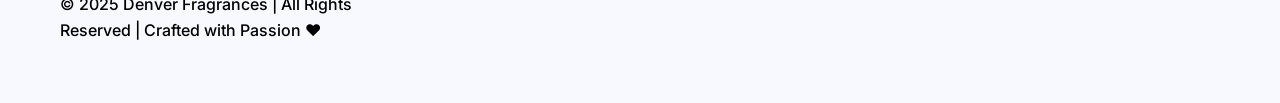
<file: Products.html>
<!DOCTYPE html>
<html lang="en">
<head>
    <meta charset="UTF-8">
    <meta name="viewport" content="width=device-width, initial-scale=1.0">
    <title>Products Page</title>
    <link rel="stylesheet" href="whole.css">
    <link href="https://fonts.googleapis.com/css2?family=Oxanium:wght@600;700;800&family=Inter:wght@400;500&display=swap" rel="stylesheet">
</head>
<body id="up">

    <div>   
        <header>
            <nav>
                <div class="nav-bar">
                    <img src="images/Logo.jpeg" alt="Logo" class="logo">
                    <a href="index.html">Home</a>
                    <a href="aboutus.html">About Us</a>
                    <a href="Products.html">Products</a>    
                    <a href="mygallery.html">My Gallery</a>
                    <a href="contact.html">Contact</a> 
                    <img src="images/cart.png" alt="" class="cart-icon">
                    <button class="navbar-button">Book Now</button>
                </div>
            </nav>
        </header>
    </div>

    <div class="productscard">
        <div class="productscard-whole">
            <img src="images/Product1.webp" alt="">
            <h3>Honour, Caliber, Black code Original & Hamilton Deo For Men (180/200ml , Pack of 4)</h3>
            <p> <img src="images/star.png" alt="" id="star"> <span class="rating"> 4.0 |  (6 Reviews) </span></p>
            <p>₹ 696.00 <span class="rate-original">₹ 1,169.00</span></p>
            <p>Inclusive of all taxes</p>
            <p>Price per ml: 5.32</p>
            <p>Variant: Hamilton + Honour + Caliber + Black Code Original</p>
            <div class="whole-category">
                <div class="category">
                    <img src="images/genuie.webp" alt="" id="category-genuie">
                    <p>100% Genuie</p>
                </div>
                <div class="category">
                    <img src="images/payment.avif" alt="" id="category-payment">
                    <p>Secure Payment</p>
                </div>
                <div class="category">
                    <img src="images/lasting.webp" alt="" id="category-lasting">
                    <p>Long lasting</p>
                </div>
            </div>
            <div class="add-to-cart">
                <button class="cart-btn">
                    <img src="images/shopping-cart.png" alt="" id="icon">
                    <span id="text">Add to Cart</span>
                </button>
                <img src="images/heart.png" alt=""> 
            </div>
        </div>

        <div class="productscard-whole">
            <img src="images/product2.webp" alt="">
            <h3>SRK Autograph Perfume Mystic Ocean 100ml | Honour, Caliber, Imperial & Black Code Original Nano Deo 50ml</h3>
            <p> <img src="images/star.png" alt="" id="star"> <span class="rating"> 4.29 |  (7 Reviews) </span></p>
            <p>₹ 1,200.00 <span class="rate-original">₹ 2,000.00</span></p>
            <p>Inclusive of all taxes</p>
            <p>Price per ml: ₹17.99mL</p>
            <p>Variant: Hamilton + Honour + Caliber + Mystic Ocean</p>
            <div class="whole-category">
                <div class="category">
                    <img src="images/genuie.webp" alt="" id="category-genuie">
                    <p>100% Genuie</p>
                </div>
                <div class="category">
                    <img src="images/payment.avif" alt="" id="category-payment">
                    <p>Secure Payment</p>
                </div>
                <div class="category">
                    <img src="images/lasting.webp" alt="" id="category-lasting">
                    <p>Long lasting</p>
                </div>
            </div>
            <div class="add-to-cart">
                <button class="cart-btn">
                    <img src="images/shopping-cart.png" alt="" id="icon">
                    <span id="text">Add to Cart</span>
                </button>
                <img src="images/heart.png" alt=""> 
            </div>
        </div>

        <div class="productscard-whole">
            <img src="images/product3.webp" alt="">
            <h3>Denver Black Code Original Deodorant Honour, Caliber, Imperial180/200ml</h3>
            <p> <img src="images/star.png" alt="" id="star"> <span class="rating"> 5.0 |  (5 Reviews) </span></p>
            <p>₹ 299.00 <span class="rate-original"></span></p>
            <p>Inclusive of all taxes</p>
            <p>Price per ml: 1.45</p>
            <p>Variant: Hamilton + Honour + Caliber + Black Code Original</p>
            <div class="whole-category">
                <div class="category">
                    <img src="images/genuie.webp" alt="" id="category-genuie">
                    <p>100% Genuie</p>
                </div>
                <div class="category">
                    <img src="images/payment.avif" alt="" id="category-payment">
                    <p>Secure Payment</p>
                </div>
                <div class="category">
                    <img src="images/lasting.webp" alt="" id="category-lasting">
                    <p>Long lasting</p>
                </div>
            </div>
            <div class="add-to-cart">
                <button class="cart-btn">
                    <img src="images/shopping-cart.png" alt="" id="icon">
                    <span id="text">Add to Cart</span>
                </button>
                <img src="images/heart.png" alt=""> 
            </div>
        </div>

        <div class="productscard-whole">
            <img src="images/product4.webp" alt="">
            <h3>Honour, Caliber, Black code Original & Hamilton Deo For Men (180/200ml , Pack of 4)</h3>
            <p> <img src="images/star.png" alt="" id="star"> <span class="rating"> 4.0 |  (6 Reviews) </span></p>
            <p>₹ 696.00 <span class="rate-original">₹ 1,169.00</span></p>
            <p>Inclusive of all taxes</p>
            <p>Price per ml: 5.32</p>
            <p>Variant: Hamilton + Honour + Caliber + Black Code Original</p>
            <div class="whole-category">
                <div class="category">
                    <img src="images/genuie.webp" alt="" id="category-genuie">
                    <p>100% Genuie</p>
                </div>
                <div class="category">
                    <img src="images/payment.avif" alt="" id="category-payment">
                    <p>Secure Payment</p>
                </div>
                <div class="category">
                    <img src="images/lasting.webp" alt="" id="category-lasting">
                    <p>Long lasting</p>
                </div>
            </div>
            <div class="add-to-cart">
                <button class="cart-btn">
                    <img src="images/shopping-cart.png" alt="" id="icon">
                    <span id="text">Add to Cart</span>
                </button>
                <img src="images/heart.png" alt=""> 
            </div>
        </div>

        <div class="productscard-whole">
            <img src="images/product5.webp" alt="">
            <h3>Honour, Caliber, Black code Original & Hamilton Deo For Men (180/200ml , Pack of 4)</h3>
            <p> <img src="images/star.png" alt="" id="star"> <span class="rating"> 4.0 |  (6 Reviews) </span></p>
            <p>₹ 696.00 <span class="rate-original">₹ 1,169.00</span></p>
            <p>Inclusive of all taxes</p>
            <p>Price per ml: 5.32</p>
            <p>Variant: Hamilton + Honour + Caliber + Black Code Original</p>
            <div class="whole-category">
                <div class="category">
                    <img src="images/genuie.webp" alt="" id="category-genuie">
                    <p>100% Genuie</p>
                </div>
                <div class="category">
                    <img src="images/payment.avif" alt="" id="category-payment">
                    <p>Secure Payment</p>
                </div>
                <div class="category">
                    <img src="images/lasting.webp" alt="" id="category-lasting">
                    <p>Long lasting</p>
                </div>
            </div>
            <div class="add-to-cart">
                <button class="cart-btn">
                    <img src="images/shopping-cart.png" alt="" id="icon">
                    <span id="text">Add to Cart</span>
                </button>
                <img src="images/heart.png" alt=""> 
            </div>
        </div>

        <div class="productscard-whole">
            <img src="images/product6.webp" alt="">
            <h3>Honour, Caliber, Black code Original & Hamilton Deo For Men (180/200ml , Pack of 4)</h3>
            <p> <img src="images/star.png" alt="" id="star"> <span class="rating"> 4.0 |  (6 Reviews) </span></p>
            <p>₹ 696.00 <span class="rate-original">₹ 1,169.00</span></p>
            <p>Inclusive of all taxes</p>
            <p>Price per ml: 5.32</p>
            <p>Variant: Hamilton + Honour + Caliber + Black Code Original</p>
            <div class="whole-category">
                <div class="category">
                    <img src="images/genuie.webp" alt="" id="category-genuie">
                    <p>100% Genuie</p>
                </div>
                <div class="category">
                    <img src="images/payment.avif" alt="" id="category-payment">
                    <p>Secure Payment</p>
                </div>
                <div class="category">
                    <img src="images/lasting.webp" alt="" id="category-lasting">
                    <p>Long lasting</p>
                </div>
            </div>
            <div class="add-to-cart">
                <button class="cart-btn">
                    <img src="images/shopping-cart.png" alt="" id="icon">
                    <span id="text">Add to Cart</span>
                </button>
                <img src="images/heart.png" alt=""> 
            </div>
        </div>

        <div class="productscard-whole">
            <img src="images/product7.webp" alt="">
            <h3>Honour, Caliber, Black code Original & Hamilton Deo For Men (180/200ml , Pack of 4)</h3>
            <p> <img src="images/star.png" alt="" id="star"> <span class="rating"> 4.0 |  (6 Reviews) </span></p>
            <p>₹ 696.00 <span class="rate-original">₹ 1,169.00</span></p>
            <p>Inclusive of all taxes</p>
            <p>Price per ml: 5.32</p>
            <p>Variant: Hamilton + Honour + Caliber + Black Code Original</p>
            <div class="whole-category">
                <div class="category">
                    <img src="images/genuie.webp" alt="" id="category-genuie">
                    <p>100% Genuie</p>
                </div>
                <div class="category">
                    <img src="images/payment.avif" alt="" id="category-payment">
                    <p>Secure Payment</p>
                </div>
                <div class="category">
                    <img src="images/lasting.webp" alt="" id="category-lasting">
                    <p>Long lasting</p>
                </div>
            </div>
            <div class="add-to-cart">
                <button class="cart-btn">
                    <img src="images/shopping-cart.png" alt="" id="icon">
                    <span id="text">Add to Cart</span>
                </button>
                <img src="images/heart.png" alt=""> 
            </div>
        </div>

        <div class="productscard-whole">
            <img src="images/product8.webp" alt="">
            <h3>Honour, Caliber, Black code Original & Hamilton Deo For Men (180/200ml , Pack of 4)</h3>
            <p> <img src="images/star.png" alt="" id="star"> <span class="rating"> 4.0 |  (6 Reviews) </span></p>
            <p>₹ 696.00 <span class="rate-original">₹ 1,169.00</span></p>
            <p>Inclusive of all taxes</p>
            <p>Price per ml: 5.32</p>
            <p>Variant: Hamilton + Honour + Caliber + Black Code Original</p>
            <div class="whole-category">
                <div class="category">
                    <img src="images/genuie.webp" alt="" id="category-genuie">
                    <p>100% Genuie</p>
                </div>
                <div class="category">
                    <img src="images/payment.avif" alt="" id="category-payment">
                    <p>Secure Payment</p>
                </div>
                <div class="category">
                    <img src="images/lasting.webp" alt="" id="category-lasting">
                    <p>Long lasting</p>
                </div>
            </div>
            <div class="add-to-cart">
                <button class="cart-btn">
                    <img src="images/shopping-cart.png" alt="" id="icon">
                    <span id="text">Add to Cart</span>
                </button>
                <img src="images/heart.png" alt=""> 
            </div>
        </div>

        <div class="productscard-whole">
            <img src="images/product9.webp" alt="">
            <h3>Honour, Caliber, Black code Original & Hamilton Deo For Men (180/200ml , Pack of 4)</h3>
            <p> <img src="images/star.png" alt="" id="star"> <span class="rating"> 4.0 |  (6 Reviews) </span></p>
            <p>₹ 696.00 <span class="rate-original">₹ 1,169.00</span></p>
            <p>Inclusive of all taxes</p>
            <p>Price per ml: 5.32</p>
            <p>Variant: Hamilton + Honour + Caliber + Black Code Original</p>
            <div class="whole-category">
                <div class="category">
                    <img src="images/genuie.webp" alt="" id="category-genuie">
                    <p>100% Genuie</p>
                </div>
                <div class="category">
                    <img src="images/payment.avif" alt="" id="category-payment">
                    <p>Secure Payment</p>
                </div>
                <div class="category">
                    <img src="images/lasting.webp" alt="" id="category-lasting">
                    <p>Long lasting</p>
                </div>
            </div>
            <div class="add-to-cart">
                <button class="cart-btn">
                    <img src="images/shopping-cart.png" alt="" id="icon">
                    <span id="text">Add to Cart</span>
                </button>
                <img src="images/heart.png" alt=""> 
            </div>
        </div>

        <div class="productscard-whole">
            <img src="images/product10.webp" alt="">
            <h3>Honour, Caliber, Black code Original & Hamilton Deo For Men (180/200ml , Pack of 4)</h3>
            <p> <img src="images/star.png" alt="" id="star"> <span class="rating"> 4.0 |  (6 Reviews) </span></p>
            <p>₹ 696.00 <span class="rate-original">₹ 1,169.00</span></p>
            <p>Inclusive of all taxes</p>
            <p>Price per ml: 5.32</p>
            <p>Variant: Hamilton + Honour + Caliber + Black Code Original</p>
            <div class="whole-category">
                <div class="category">
                    <img src="images/genuie.webp" alt="" id="category-genuie">
                    <p>100% Genuie</p>
                </div>
                <div class="category">
                    <img src="images/payment.avif" alt="" id="category-payment">
                    <p>Secure Payment</p>
                </div>
                <div class="category">
                    <img src="images/lasting.webp" alt="" id="category-lasting">
                    <p>Long lasting</p>
                </div>
            </div>
            <div class="add-to-cart">
                <button class="cart-btn">
                    <img src="images/shopping-cart.png" alt="" id="icon">
                    <span id="text">Add to Cart</span>
                </button>
                <img src="images/heart.png" alt=""> 
            </div>
        </div>

        <div class="productscard-whole">
            <img src="images/prodcut11.webp" alt="">
            <h3>Honour, Caliber, Black code Original & Hamilton Deo For Men (180/200ml , Pack of 4)</h3>
            <p> <img src="images/star.png" alt="" id="star"> <span class="rating"> 4.0 |  (6 Reviews) </span></p>
            <p>₹ 696.00 <span class="rate-original">₹ 1,169.00</span></p>
            <p>Inclusive of all taxes</p>
            <p>Price per ml: 5.32</p>
            <p>Variant: Hamilton + Honour + Caliber + Black Code Original</p>
            <div class="whole-category">
                <div class="category">
                    <img src="images/genuie.webp" alt="" id="category-genuie">
                    <p>100% Genuie</p>
                </div>
                <div class="category">
                    <img src="images/payment.avif" alt="" id="category-payment">
                    <p>Secure Payment</p>
                </div>
                <div class="category">
                    <img src="images/lasting.webp" alt="" id="category-lasting">
                    <p>Long lasting</p>
                </div>
            </div>
            <div class="add-to-cart">
                <button class="cart-btn">
                    <img src="images/shopping-cart.png" alt="" id="icon">
                    <span id="text">Add to Cart</span>
                </button>
                <img src="images/heart.png" alt=""> 
            </div>
        </div>

        <div class="productscard-whole">
            <img src="images/product12.webp" alt="">
            <h3>Honour, Caliber, Black code Original & Hamilton Deo For Men (180/200ml , Pack of 4)</h3>
            <p> <img src="images/star.png" alt="" id="star"> <span class="rating"> 4.0 |  (6 Reviews) </span></p>
            <p>₹ 696.00 <span class="rate-original">₹ 1,169.00</span></p>
            <p>Inclusive of all taxes</p>
            <p>Price per ml: 5.32</p>
            <p>Variant: Hamilton + Honour + Caliber + Black Code Original</p>
            <div class="whole-category">
                <div class="category">
                    <img src="images/genuie.webp" alt="" id="category-genuie">
                    <p>100% Genuie</p>
                </div>
                <div class="category">
                    <img src="images/payment.avif" alt="" id="category-payment">
                    <p>Secure Payment</p>
                </div>
                <div class="category">
                    <img src="images/lasting.webp" alt="" id="category-lasting">
                    <p>Long lasting</p>
                </div>
            </div>
            <div class="add-to-cart">
                <button class="cart-btn">
                    <img src="images/shopping-cart.png" alt="" id="icon">
                    <span id="text">Add to Cart</span>
                </button>
                <img src="images/heart.png" alt=""> 
            </div>
        </div>

    </div>

    <footer class="footer">
        <div class="footer-text">
            <p>We invite you to indulge in the art of fragrance and express your natural presence.
                From refreshing notes to bold, long-lasting scents, our expertly crafted perfumes offer a truly refined and luxurious experience.
                Discover fragrance with confidence. Feel unforgettable every time you wear it.
                If you want it more romantic, more bold, or more premium-luxury, I can fine-tune it for you 💫</p>
            <p>© 2025 Denver Fragrances | All Rights Reserved | Crafted with Passion ❤️</p>
        </div>
        <div class="footer-text">
            <p>Opening Hours</p>
            <p>Monday - Friday: 09:00 AM - 08:00 PM</p>
            <p>Saturday: 10:00 AM - 06:00 PM</p>
            <p>Sunday: Closed</p>
            <div class="footer-socialmedia">
                <img src="images/instagram.png" alt="">
                <img src="images/facebook.png" alt="">
                <img src="images/twitter.png" alt="">
                <img src="images/Whatsapp.jpeg" alt="">
            </div>
        </div>
        <div class="footer-text">
            <p>Contact Us</p>
            <p>Phone: (+91) 9342686929</p>
            <p>Email: contact@denver.com</p>
            <p>Address: 123 Frangance Street, Denver Town, NY 143</p>
        </div>
    </footer>

    <a href="#up"><img src="images/up-arrow-2.png" alt="" class="up-arrow"></a>

</body>
</html>
</file>
<file: whole.css>
*{
    margin: 0;
    padding: 0;
    box-sizing: border-box;
    line-height: 1.25;
    scroll-behavior: smooth;
}

a{
    font-family: 'Oxanium', sans-serif;
}

div button {
  transition: background-color 0.6s ease;
  font-family: 'Oxanium', sans-serif;
  border: 2px solid green;
}

button:hover {
  background-color: rgb(255, 192, 65);
  color: white;
}

h1,h2,h3,h4,h5,h6 {
    font-family: 'Oxanium', sans-serif;
    font-weight: 600;
}

p {
  font-family: 'Inter', sans-serif;
  font-weight: 500;
  line-height: 1.6;
}

body{
    padding-top: 70px;
}

.nav-bar{
    display: flex;
    position: fixed;
    width: 100%;
    background-color: white;
    top: 0;
    z-index: 1000;
    justify-content: space-evenly;
    padding: 10px;
    border-bottom: 1px solid rgba(128, 128, 128, 0.731);
}

.nav-bar a{
    color: black;
    text-decoration: none;
    position: relative;
    padding: 12px;
    font-size: 24px;
}

.nav-bar a::after{
    content: " ";
    position: absolute;
    left: 0;
    bottom: 4px;
    width: 0;
    height: 2px;
    background-color: rgb(185, 137, 40);
    transition: width 0.3s ease-in;
}

.nav-bar a:hover::after{
    width: 100%;
}

.logo{
    width: 100px;
    height: 50px;
}

.cart-icon{
    margin-top: 10px;
    height: 40px;
    cursor: pointer;
}

.navbar-button{
    color: white;
    font-size: 20px;
    border-radius: 10px;
    border: none;
    cursor: pointer;
    padding: 0px 20px 0px 20px;
    background-color: rgb(185, 137, 40);
    font-family: Cambria, Cochin, Georgia, Times, 'Times New Roman', serif;
}

.main_image{
    width: 600px;
    display: block;
    margin: 40px auto;
    height: 400px;
    object-fit: contain;
}

.carousel{
    display: flex;
}

.carousel-content{
    text-align: center;
    margin-top: 20px;
}

button:hover{
    background-color: rgb(185, 137, 40);
    animation-timing-function: 0.6s;
}

.carousel-content2{
    margin: 10% 4% 0% 10%;
    text-align: center;
}

.carousel-button{
    padding: 14px 20px;
    border-radius: 40px;
    font-family: 'Oxanium', sans-serif;
}

.oursevices-heading{
    text-align: center;
}

.oursevices-content-flex{
    display: flex;
    justify-content: space-evenly;
    background-color: rgb(255, 244, 235);
    padding: 40px;
}

.oursevices-content{
    width: 20%;
    padding: 10px;
    border-radius: 10px;
    background-color: white;
    box-shadow: 6px 10px 10px 6px rgb(179, 179, 179);
    text-align: center;
    animation: transform 2s ease-in-out infinite;
}

.oursevices-content2{
    width: 20%;
    padding: 10px;
    border-radius: 10px;
    background-color: white;
    box-shadow: 6px 10px 10px 6px rgb(179, 179, 179);
    text-align: center;
    animation: transform2 2s ease-in-out infinite;
}

@keyframes transform {
    0%{
        transform: translateY(0);
    }
    50%{
        transform: translateY(-20px);
    }
    100%{
        transform: translateY(0);
    }
}

@keyframes transform2 {
    0%{
        transform: translateY(-20px);
    }
    50%{
        transform: translateY(0);
    }
    100%{
        transform: translateY(-20px);
    }
}

.whychooseus{
    display: grid;
    grid-template-columns: repeat(2,1fr);
    margin: 40px 12% ;
}

.whychooseus-box {
    width: 500px;          
  height: 600px;         
  overflow: hidden;     
}

.whychooseus-img {
    width: 100%;
    height: 100%;
    object-fit: cover;
    transition: transform 0.5s ease;
    transform: scale(1.1);
}

.whychooseus-box:hover .whychooseus-img {
    transform: scale(1);
}

.whychooseus-text{
    margin-top: 22%;    
}

.ourwork{
    text-align: center;
}

.whole{
    position: relative;
    padding-bottom: 80px;
}

.gallery1{
    max-width: 1200px;
    margin: auto;
    display: grid;
    grid-template-columns: repeat(4,1fr);
    grid-template-rows: repeat(2,300px);
    gap: 10px;
}

.item{
    overflow: hidden;
    border-radius: 10px;
}

.item img{
    width: 100%;
    height: 100%;
    object-fit: initial;
    transition: transform 0.4s ease;
}

.item:hover img{
    transform: scale(1.05);
}

.item1{
    grid-column: 1/2;
    grid-row: 1/2;
}

.item2{
    grid-column: 2/4;
    grid-row: 1/3;
}

.item3{
    grid-column: 4/5;
    grid-row: 1/2;
}

.item4{
    grid-column: 4/5;
    grid-row: 2/3;
}

.item5{
    grid-column: 4/5;
    grid-row: 2/3;
}

.item6 {
    grid-column: 1/2;
    grid-row: 2/3;
}

.item-down{
    position: absolute;
    bottom: 0;
    left: 46.4%;
    padding: 16px;
    border-radius: 50px;
    animation: slide 1.6s ease-in-out infinite;
}

@keyframes slide {
    0%{
        transform: translateY(6px);
    }
    50%{
        transform: translateY(-6px);
    }
    100%{
        transform: translateY(6px);
    }
}

.our-experts{
    margin-top: 26px;
    text-align: center;
    line-height: 0.8;
}

.latest-items-list{
    display: grid;
    grid-template-columns: repeat(3,1fr);
    margin: auto;
    max-width: 1200px;
    gap: 20px;
    margin-top: 40px;
    margin-bottom: 40px;
    position: relative;
}

.latest-items{
    box-shadow: 6px 10px 10px 6px rgb(179, 179, 179);
    height: 110%;
    margin-bottom: 60px;
}

.latest-items h3{
    padding: 10px;
    margin-bottom: 20px;
}

.latest-items p{
    padding: 0px 10px 0px 10px;
}

.latest-items-list img{
    width: 100%;
    height: 50%;
    object-fit: cover;
}

.latest-items:hover{
    transform: translateY(-10px);
    animation-duration: 6s;
    animation-timing-function: ease;
}

.latest-items-button{
    padding: 16px;
    border-radius: 10px;
    position: absolute;
    left: 46%;
    margin-top: 10%;
}

.numberone{
    display: flex;
    background-color: rgba(249, 229, 205, 0.394);
    margin-top: 14%;
    padding: 20px 60px;
}

.numberone-text{
    padding: 10%;
    width: 80%;
}

.numberone-text p{
    padding: 2px 2px 2px 0px;
}

.numberone img{
    width: 100%;
    height: 100%;
}

.numberone button{
    padding: 8px 20px;
    border-radius: 10px;
}

.footer{
    display: grid;
    grid-template-columns: repeat(3,1fr);
    background-color: ghostwhite;
    margin-top: 4%;
}

.footer-text{
    padding: 50px;
}

.footer-socialmedia img{
    margin-top: 2%;
    width: 10%;
    padding: 6px;
}

/* Products Page */

.nav-whole{
    background-color: aliceblue;
}

.nav{
    background-color: antiquewhite;
    display: flex;
    justify-content: space-between;
}

.nav h3{
    padding: 20px;
    font-size: 30px;                                
}

.productscard{
    display: grid;
    grid-template-columns: repeat(4,1fr);
    gap: 20px;
    padding: 30px;
}

.productscard-whole:hover{
    transform: translateY(-10px);
    animation: 6s ease;
    animation-delay: 0.2s;
}

.productscard-whole{
    box-shadow: 10px 20px 20px 10px rgb(183, 183, 183);
    margin-bottom: 6%;
    background-color: white;
    line-height: 20px;
    border-radius: 10px;
}

.productscard img{
    width: 100%;
    object-fit: cover;
    border-radius: 10px 10px 0px 0px;
}

#star{
    width: 6%;
}

.rating{
    padding-bottom: 6px;
}

.rate-original{
    font-size: 12px;
    text-decoration: line-through;
    margin-left: 10px;
}

.productscard h3,p{
    padding: 10px;
}

.add-to-cart{
    display: flex;
    justify-content: space-around;
    margin: 20px;
}

.cart-btn {
  position: relative;
  width: 100%;
  height: 45px;
  border: none;
  background: #222;
  color: white;
  font-size: 16px;
  cursor: pointer;
  overflow: hidden;
}

.add-to-cart button:hover{
    color: black;
    background-color: white;
    cursor: pointer;
    border: 1px solid black;
}

.add-to-cart img{
    width: 20%;
    padding: 2px 10px;
}

.cart-btn #icon{
    width: 18%;
    padding: 0px 8px;
}

.cart-btn #text{
    font-size: 20px;
    padding: 10px 0px 10px 0px;
}

.whole-category{
    display: flex;
    justify-content: space-around;
    margin-top: 16px;
}

.category{
    text-align: center;
}

#category-genuie{
    width: 36%;
}

#category-payment{
    width: 32%;
}

#category-lasting{
    width: 40%;
}

.category p{
    font-size: 14px;
}

.up-arrow{
    position: fixed;
    bottom: 50px;
    right: 36px;
    width: 50px;
    cursor: pointer;
    animation: updown 1.6s ease-in-out infinite;
}

@keyframes updown {
    0%{
        transform: translateY(0);
    }
    50%{
        transform: translateY(-10px);
    }
    100%{
        transform: translateY(0);
    }
}
</file>
<file: aboutus.css>
*{
    margin: 0;
    padding: 0;
    box-sizing: border-box;
    scroll-behavior: smooth;
}

a{
    font-family: 'Oxanium', sans-serif;
}

h1,h2,h3,h4,h5,h6 {
    font-family: 'Oxanium', sans-serif;
    font-weight: 600;
}

p {
  font-family: 'Inter', sans-serif;
  font-weight: 500;
}

body {
  padding-top: 70px;
}

.nav-bar{
    display: flex;
    position: fixed;
    width: 100%;
    background-color: white;
    top: 0;
    z-index: 1;
    justify-content: space-evenly;
    padding: 10px;
    border-bottom: 1px solid rgba(128, 128, 128, 0.731);
}

.nav-bar a{
    color: black;
    text-decoration: none;
    position: relative;
    padding: 12px;
    font-size: 24px;
}

.nav-bar a::after{
    content: " ";
    position: absolute;
    left: 0;
    bottom: 4px;
    width: 0;
    height: 2px;
    background-color: rgb(185, 137, 40);
    transition: width 0.3s ease-in;
}

.nav-bar a:hover::after{
    width: 100%;
}

.logo{
    width: 100px;
    height: 50px;
}

.cart-icon{
    margin-top: 10px;
    height: 40px;
}

.navbar-button{
    color: white;
    font-size: 20px;
    border-radius: 10px;
    border: none;
    padding: 0px 20px 0px 20px;
    background-color: rgb(185, 137, 40);
    font-family: Cambria, Cochin, Georgia, Times, 'Times New Roman', serif;
}

.banner1{
    width: 100%;
    margin: 0%;
    margin-top: 10px;
}

.aboutus{
    position: relative;
}

.aboutus-text{
    position: absolute;
    top: 28%;
    color: rgb(152, 249, 5);
    max-width: 800px;
    left: 6%;
}

.aboutus-text h1{
    font-size: 46px;
    margin: 20px;
}

.aboutus-text p{
    font-size: 20px;
    line-height: 2;
    margin: 20px;
}

.story{
    margin: 66px;
    text-align: center;
}

.story h1{
    margin: 30px;
}

.story p{
    font-size: 20px;
    margin: 40px;
    line-height: 1.6;
}

.banner2{
    width: 100%;
    margin: 0%;
    max-height: 660px;
}

.crafted{
    position: relative;
}

.crafted-text{
    position: absolute;
    color: rgb(132, 0, 255);
    margin: 50px;
    top: 16%;
    left: 50%;
    font-size: 22px;
    line-height: 1.6;
}

.crafted-text h1{
    margin: 20px;
}

.crafted-text li{
    margin: 20px;
    left: 40%;
}

.different-whole{
    display: flex;
    margin: 40px 0px 0px 0px;
    background-image: url(images/background-aboutus.jpg);
    margin-top: 6%;
}

.different{
    margin: 80px 60px 50px 80px;
    padding: 40px 20px 80px 20px;
    line-height: 40px;
    color: rgb(111, 255, 1);
    font-size: 22px;
}

.different h1{
    margin: 0px 0px 30px 0px;
}

.different-whole img{
    height: 100%;
    width: 100%;
}

.employee{
    width: 100%;
    display: grid;
    grid-template-columns: repeat(4,1fr); 
}

.employee-head{
    text-align: center;
    margin: 40px;
    font-size: 18px;
}

.employee-head p{
    margin: 20px;
}

.employee-card{
    height: 100%; 
    margin: 20px;
    text-align: center;
    box-shadow: 10px 20px 10px rgb(152, 152, 152);
}

.employee-card:hover{
    transform: translateY(-10px);
}

.employee-card h3,h4{
    margin: 10px;
}

#employee-img{
    width: 100%;
    height: 80%;
    object-fit: cover;
}

.ourvision{
    margin: 30px;
    text-align: center;
    font-size: 16px;
}

.ourvision-display{
    display: grid;
    grid-template-columns: repeat(2,4fr);
}

.ourvision-card{
    margin: 26px 10px 10px 10px;
    padding: 20px;
    font-size: 18px;
    border-radius: 12px;
    line-height: 1.6;
    /* background-color: beige; */
    background-color: black;
    color: white;
    box-shadow: 10px 20px 20px rgb(115, 115, 115);
}

.ourvision-card:hover{
    transform: translateY(-10px);
    /* box-shadow: 14px 20px 20px rgb(195, 136, 19); */
    background-color: white;
    color: black;
}

.footer{
    display: grid;
    grid-template-columns: repeat(3,1fr);
    background-color: ghostwhite;
    margin-top: 4%;
}

.footer-text{
    padding: 50px;
    line-height: 2;
}

.footer-socialmedia img{
    margin-top: 2%;
    width: 10%;
    padding: 6px;
}

.up-arrow{
    position: fixed;
    bottom: 50px;
    right: 36px;
    width: 50px;
    cursor: pointer;
    animation: updown 1.6s ease-in-out infinite;
}

@keyframes updown {
    0%{
        transform: translateY(0);
    }
    50%{
        transform: translateY(-10px);
    }
    100%{
        transform: translateY(0);
    }
}
</file>
<file: contact.css>
* {
  margin: 0;
  padding: 0;
  box-sizing: border-box;
  font-family: "Segoe UI", sans-serif;
}

a{
    font-family: 'Oxanium', sans-serif;
}

h1,h2,h3,h4,h5,h6 {
    font-family: 'Oxanium', sans-serif;
    font-weight: 600;
}

p {
  font-family: 'Inter', sans-serif;
  font-weight: 500;
}

body {
  padding-top: 70px;
}

.nav-bar{
    display: flex;
    position: fixed;
    width: 100%;
    background-color: white;
    top: 0;
    z-index: 1;
    justify-content: space-evenly;
    padding: 10px;
    border-bottom: 1px solid rgba(128, 128, 128, 0.731);
}

.nav-bar a{
    color: black;
    text-decoration: none;
    position: relative;
    padding: 12px;
    font-size: 24px;
}

.nav-bar a::after{
    content: " ";
    position: absolute;
    left: 0;
    bottom: 4px;
    width: 0;
    height: 2px;
    background-color: rgb(185, 137, 40);
    transition: width 0.3s ease-in;
}

.nav-bar a:hover::after{
    width: 100%;
}

.logo{
    width: 100px;
    height: 50px;
}

.cart-icon{
    margin-top: 10px;
    height: 40px;
}

.navbar-button{
    color: white;
    font-size: 20px;
    border-radius: 10px;
    border: none;
    padding: 0px 20px 0px 20px;
    background-color: rgb(185, 137, 40);
    font-family: Cambria, Cochin, Georgia, Times, 'Times New Roman', serif;
}

.contact-section {
  display: flex;
  gap: 40px;
  padding: 60px;
  max-width: 1200px;
  margin: auto;
}

.contact-left {
  flex: 1;
}

.contact-left h1 {
  font-size: 36px;
  margin-bottom: 15px;
}

.contact-left p {
  line-height: 1.7;
  margin-bottom: 20px;
}

.contact-info p {
  margin-bottom: 15px;
}

.contact-right {
  flex: 1;
  background: white;
  padding: 30px;
  border-radius: 10px;
  box-shadow: 0 10px 25px rgba(0,0,0,0.1);
}

.contact-right h2 {
  margin-bottom: 20px;
}

form input,
form textarea {
  width: 100%;
  padding: 12px;
  margin-bottom: 15px;
  border-radius: 6px;
  border: 1px solid #ccc;
  font-size: 14px;
}

form button {
  width: 100%;
  padding: 12px;
  background: black;
  color: white;
  border: none;
  border-radius: 6px;
  font-size: 16px;
  cursor: pointer;
  transition: 0.3s;
}

form button:hover {
  background: #444;
}

.footer {
  background: #000;
  color: white;
  text-align: center;
  padding: 25px;
  margin-top: 40px;
  line-height: 1.6;
}

@media (max-width: 768px) {
  .contact-section {
    flex-direction: column;
    padding: 30px;
  }
}
</file>
<file: gallery.css>
*{
    margin: 0;
    padding: 0;
    font-family: Cambria, Cochin, Georgia, Times, 'Times New Roman', serif;
    box-sizing: border-box;
    /* font-size: 16px; */
}

a{
    font-family: 'Oxanium', sans-serif;
}

h1,h2,h3,h4,h5,h6 {
    font-family: 'Oxanium', sans-serif;
    font-weight: 600;
}

p {
  font-family: 'Inter', sans-serif;
  font-weight: 500;
  line-height: 1.6;
}

body {
  padding-top: 70px;
}

.nav-bar{
    display: flex;
    position: fixed;
    width: 100%;
    background-color: white;
    top: 0;
    z-index: 1;
    justify-content: space-evenly;
    padding: 10px;
    border-bottom: 1px solid rgba(128, 128, 128, 0.731);
}

.nav-bar a{
    color: black;
    text-decoration: none;
    position: relative;
    padding: 12px;
    font-size: 24px;
}

.nav-bar a::after{
    content: " ";
    position: absolute;
    left: 0;
    bottom: 4px;
    width: 0;
    height: 2px;
    background-color: rgb(185, 137, 40);
    transition: width 0.3s ease-in;
}

.nav-bar a:hover::after{
    width: 100%;
}

.logo{
    width: 100px;
    height: 50px;
}

.cart-icon{
    margin-top: 10px;
    height: 40px;
}

.navbar-button{
    color: white;
    font-size: 20px;
    border-radius: 10px;
    border: none;
    padding: 0px 20px 0px 20px;
    background-color: rgb(185, 137, 40);
    font-family: Cambria, Cochin, Georgia, Times, 'Times New Roman', serif;
}

.gallery-nav{
    background-color: antiquewhite;
}

.gallery-nav h2{
    padding: 20px;
}

input{
    display: none;
}

.gallery-container{
    width: 100%;
    text-align: center;
}

.gallery-container h1{
    font-weight: normal;
    font-size: 35px;
    position: relative;
    margin: 40px 0;
}

.gallery-container h1::before{
    content: '';
    position: absolute;
    width: 100px;
    height: 3px;
    background-color: crimson;
    bottom: -10px;
    left: 50%;
    transform: translateX(-50%);
    animation: animate 4s linear infinite;
}

@keyframes animate{
    0%{
        width: 100px;
    }
    50%{
        width: 200px;
    }
    100%{
        width: 100px;
    }
}

.top-content{
    background-color: rgb(243,243,243);
    width: 90%;
    margin: 0 auto 20px auto;
    height: 60px;
    display: flex;
    align-items: center;
    border-radius: 5px;
    box-shadow: 3px 3px 5px lightgray;
}

h3{
    height: 100%;
    background-color: lightgray;
    line-height: 60px;
    padding: 0 50px;
    color: white;
}

label{
    display: inline-block;
    height: 100%;
    padding: 0 10px;
    margin: 0 20px;
    line-height: 60px;
    font-size: 18px;
    color: gray;
    cursor: pointer;
    transition: color .5s;
}

label:hover{
    color: black;
}

.photo-gallery{
    width: 90%;
    margin: auto;
    display: grid;
    grid-template-columns: repeat(4,1fr);
    gap: 15px;
}

.pic{
    transform: scale(0);
    opacity: 0;
    position: absolute;
    transition: 0.5s;
    height: 260px;
}

.pic img{
    width: 100%;
    height: 100%;
    border-radius: 10px;
    box-shadow: 16px 16px 20px lightgrey;
    transition: transform 0.4s ease;
} 

.pic img:hover{
    transform: translateY(-10px);
}

#check1:checked ~ .gallery-container .photo-gallery .pic,
#check2:checked ~ .gallery-container .photo-gallery .denverperfume,
#check3:checked ~ .gallery-container .photo-gallery .denverdeodrant,
#check4:checked ~ .gallery-container .photo-gallery .ourusers{
    transform: scale(1);
    opacity: 1;
    position: relative;
}

.footer{
    display: grid;
    grid-template-columns: repeat(3,1fr);
    background-color: ghostwhite;
    margin-top: 4%;
}

.footer-text{
    padding: 50px;
    line-height: 2;
}

.footer-socialmedia img{
    margin-top: 2%;
    width: 10%;
    padding: 6px;
}

.up-arrow{
    position: fixed;
    bottom: 50px;
    right: 36px;
    width: 50px;
    cursor: pointer;
    animation: updown 1.6s ease-in-out infinite;
}

@keyframes updown {
    0%{
        transform: translateY(0);
    }
    50%{
        transform: translateY(-10px);
    }
    100%{
        transform: translateY(0);
    }
}
</file>
